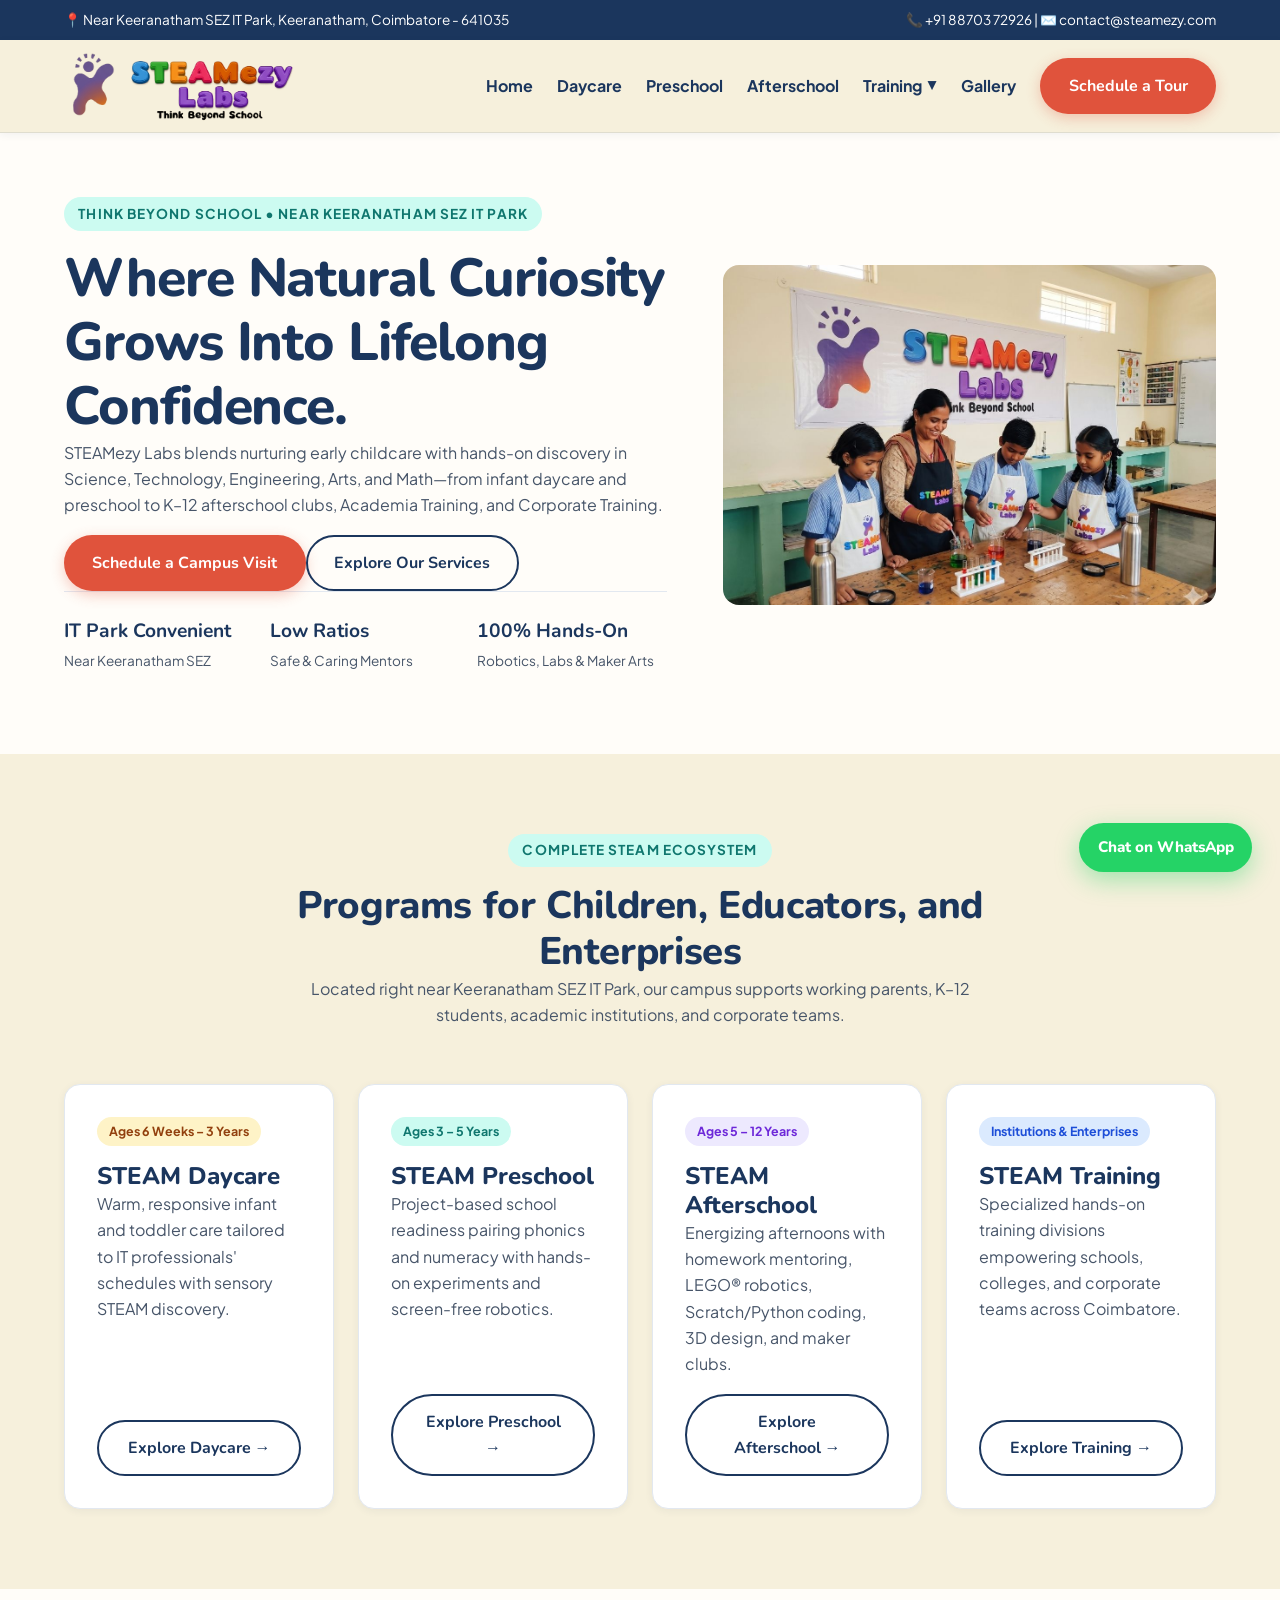
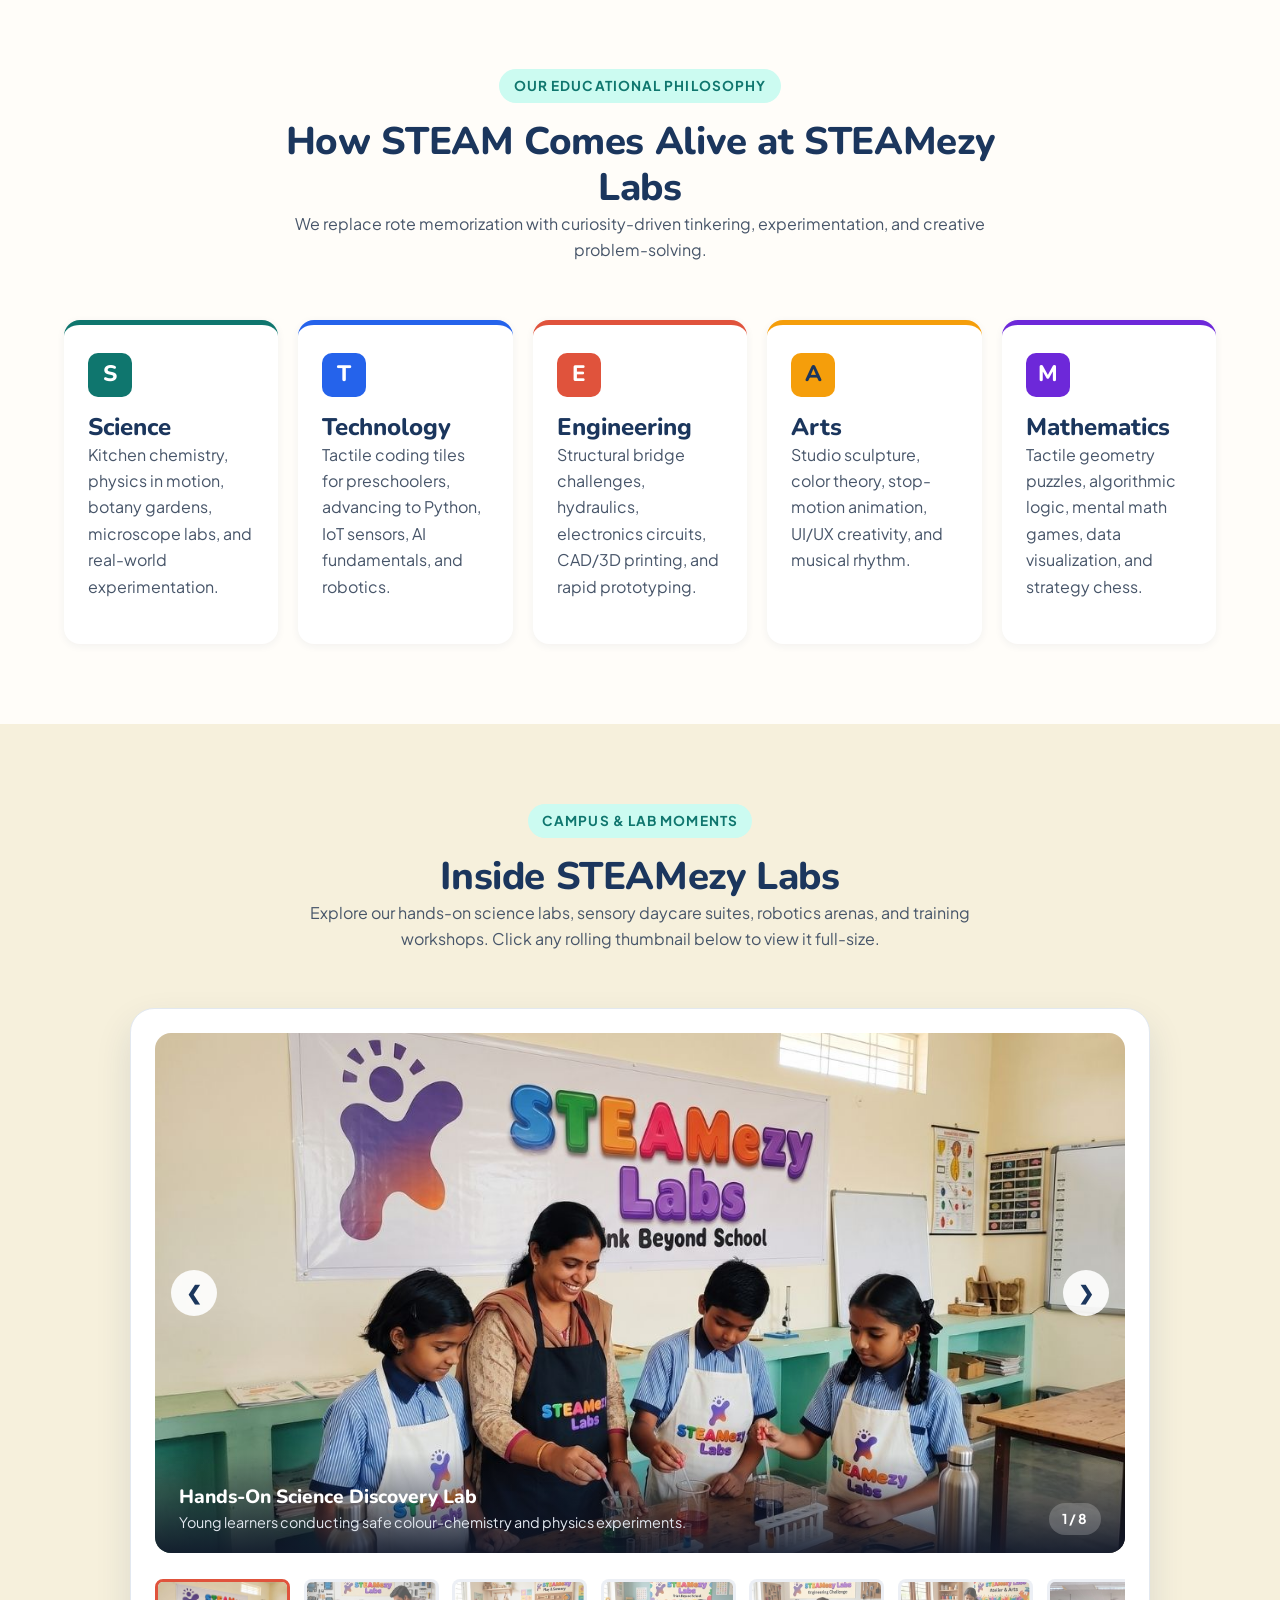
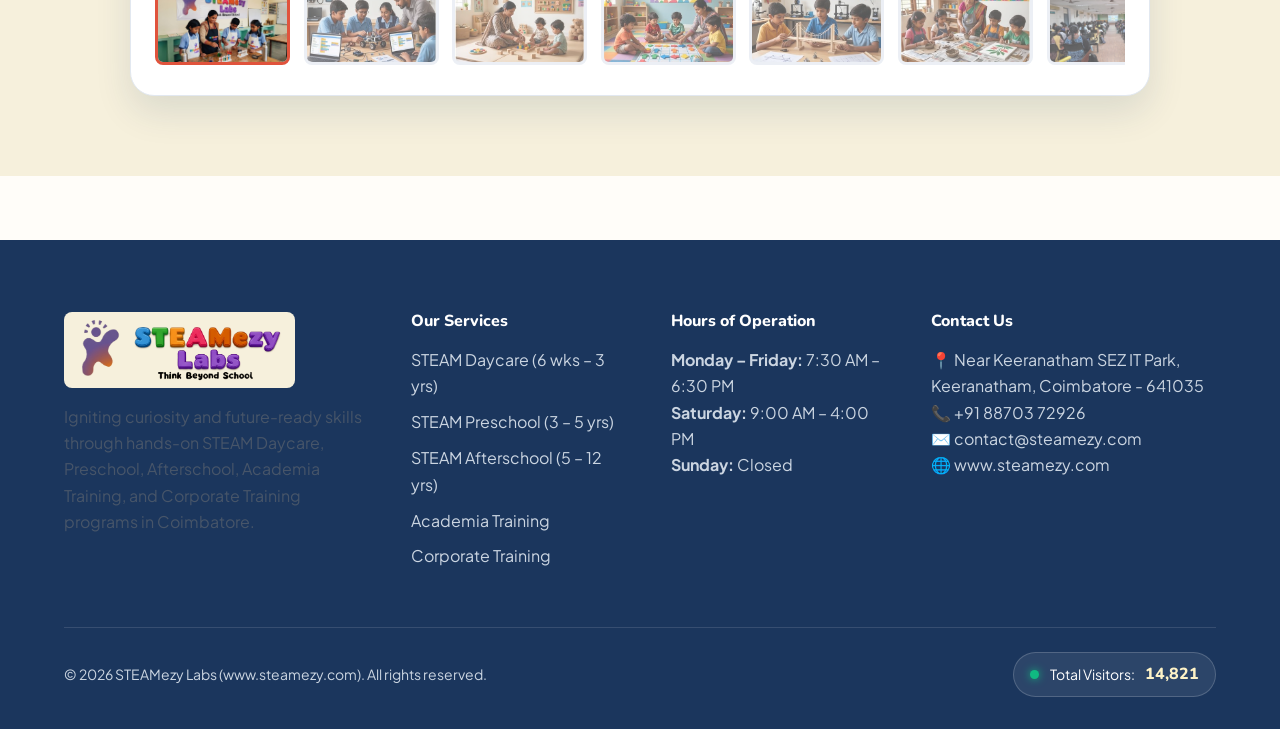
<file: index.html>
<!DOCTYPE html><html lang="en"><head><meta charset="UTF-8"><title>STEAMezy Labs | Think Beyond School • Daycare, Preschool, Afterschool & Training</title><meta name="description" content="STEAMezy Labs near Keeranatham SEZ IT Park, Coimbatore offers STEAM Daycare, Preschool, Afterschool enrichment, Academia Training, and Corporate Training."><link rel="stylesheet" href="assets/css/styles.css"></head><body>
  <div class="top-bar">
    <div class="container top-bar-inner">
      <span>📍 Near Keeranatham SEZ IT Park, Keeranatham, Coimbatore - 641035</span>
      <div><span>📞 +91 88703 72926</span> | <span>✉️ contact@steamezy.com</span></div>
    </div>
  </div>
  <header class="site-header">
    <div class="container nav-container">
      <a href="index.html" class="logo"><img src="assets/images/logo.png" alt="STEAMezy Labs" class="logo-img"></a>
      <button class="mobile-nav-toggle" aria-label="Toggle Menu">☰</button>
      <nav id="primary-navigation" class="nav-menu">
        <a href="index.html" class="nav-link">Home</a>
        <a href="daycare.html" class="nav-link">Daycare</a>
        <a href="preschool.html" class="nav-link">Preschool</a>
        <a href="afterschool.html" class="nav-link">Afterschool</a>
        <div class="nav-dropdown">
          <a href="training.html" class="nav-link">Training <span class="dropdown-caret">▼</span></a>
          <ul class="dropdown-menu">
            <li><a href="training.html#academia-training" class="dropdown-item">Academia Training<small>Schools & Colleges</small></a></li>
            <li><a href="training.html#corporate-training" class="dropdown-item">Corporate Training<small>Tech & Innovation</small></a></li>
          </ul>
        </div>
        <a href="index.html#gallery" class="nav-link">Gallery</a>
        <a href="contact.html" class="btn btn-primary">Schedule a Tour</a>
      </nav>
    </div>
  </header>

    <main id="main-content">
      <section class="hero"><div class="container hero-grid">
        <div class="hero-content">
          <span class="eyebrow">Think Beyond School • Near Keeranatham SEZ IT Park</span>
          <h1>Where Natural Curiosity Grows Into Lifelong Confidence.</h1>
          <p class="hero-lead">STEAMezy Labs blends nurturing early childcare with hands-on discovery in Science, Technology, Engineering, Arts, and Math—from infant daycare and preschool to K–12 afterschool clubs, Academia Training, and Corporate Training.</p>
          <div class="hero-actions"><a href="contact.html" class="btn btn-primary">Schedule a Campus Visit</a><a href="#programs" class="btn btn-secondary">Explore Our Services</a></div>
          <div class="trust-badges">
            <div class="trust-item"><strong>IT Park Convenient</strong><span>Near Keeranatham SEZ</span></div>
            <div class="trust-item"><strong>Low Ratios</strong><span>Safe & Caring Mentors</span></div>
            <div class="trust-item"><strong>100% Hands-On</strong><span>Robotics, Labs & Maker Arts</span></div>
          </div>
        </div>
        <div class="img-placeholder"><img src="assets/gallery/photo1.jpg" alt="STEAMezy Labs Classroom" style="border-radius:16px; width:100%; height:340px; object-fit:cover;"></div>
      </div></section>
      <section id="programs" class="section section-sand"><div class="container">
        <div class="section-header"><span class="eyebrow">Complete STEAM Ecosystem</span><h2>Programs for Children, Educators, and Enterprises</h2><p>Located right near Keeranatham SEZ IT Park, our campus supports working parents, K–12 students, academic institutions, and corporate teams.</p></div>
        <div class="grid-4">
          <article class="card"><span class="card-badge badge-daycare">Ages 6 Weeks – 3 Years</span><h3>STEAM Daycare</h3><p>Warm, responsive infant and toddler care tailored to IT professionals' schedules with sensory STEAM discovery.</p><a href="daycare.html" class="btn btn-secondary" style="margin-top:auto;">Explore Daycare →</a></article>
          <article class="card"><span class="card-badge badge-preschool">Ages 3 – 5 Years</span><h3>STEAM Preschool</h3><p>Project-based school readiness pairing phonics and numeracy with hands-on experiments and screen-free robotics.</p><a href="preschool.html" class="btn btn-secondary" style="margin-top:auto;">Explore Preschool →</a></article>
          <article class="card"><span class="card-badge badge-afterschool">Ages 5 – 12 Years</span><h3>STEAM Afterschool</h3><p>Energizing afternoons with homework mentoring, LEGO® robotics, Scratch/Python coding, 3D design, and maker clubs.</p><a href="afterschool.html" class="btn btn-secondary" style="margin-top:auto;">Explore Afterschool →</a></article>
          <article class="card"><span class="card-badge badge-training">Institutions & Enterprises</span><h3>STEAM Training</h3><p>Specialized hands-on training divisions empowering schools, colleges, and corporate teams across Coimbatore.</p><a href="training.html" class="btn btn-secondary" style="margin-top:auto;">Explore Training →</a></article>
        </div>
      </div></section>
      <section class="section"><div class="container">
        <div class="section-header"><span class="eyebrow">Our Educational Philosophy</span><h2>How STEAM Comes Alive at STEAMezy Labs</h2><p>We replace rote memorization with curiosity-driven tinkering, experimentation, and creative problem-solving.</p></div>
        <div class="steam-pillars">
          <div class="pillar-card pillar-s"><span class="pillar-letter">S</span><h3>Science</h3><p>Kitchen chemistry, physics in motion, botany gardens, microscope labs, and real-world experimentation.</p></div>
          <div class="pillar-card pillar-t"><span class="pillar-letter">T</span><h3>Technology</h3><p>Tactile coding tiles for preschoolers, advancing to Python, IoT sensors, AI fundamentals, and robotics.</p></div>
          <div class="pillar-card pillar-e"><span class="pillar-letter">E</span><h3>Engineering</h3><p>Structural bridge challenges, hydraulics, electronics circuits, CAD/3D printing, and rapid prototyping.</p></div>
          <div class="pillar-card pillar-a"><span class="pillar-letter">A</span><h3>Arts</h3><p>Studio sculpture, color theory, stop-motion animation, UI/UX creativity, and musical rhythm.</p></div>
          <div class="pillar-card pillar-m"><span class="pillar-letter">M</span><h3>Mathematics</h3><p>Tactile geometry puzzles, algorithmic logic, mental math games, data visualization, and strategy chess.</p></div>
        </div>
      </div></section>
      
    <section id="gallery" class="section section-sand">
      <div class="container">
        <div class="section-header">
          <span class="eyebrow">Campus & Lab Moments</span>
          <h2>Inside STEAMezy Labs</h2>
          <p>Explore our hands-on science labs, sensory daycare suites, robotics arenas, and training workshops. Click any rolling thumbnail below to view it full-size.</p>
        </div>
        <div class="gallery-wrapper">
          <div class="gallery-main-stage">
            <button type="button" id="gallery-prev" class="gallery-nav-btn gallery-prev">&#10094;</button>
            <img id="gallery-main-img" src="assets/gallery/photo1.jpg" alt="Gallery Photo" class="gallery-main-img">
            <button type="button" id="gallery-next" class="gallery-nav-btn gallery-next">&#10095;</button>
            <div class="gallery-caption-bar">
              <div>
                <h3 id="gallery-main-title">Hands-On Science Discovery Lab</h3>
                <p id="gallery-main-desc">Young learners conducting safe colour-chemistry and physics experiments.</p>
              </div>
              <span id="gallery-counter" class="gallery-counter">1 / 8</span>
            </div>
          </div>
          <div class="gallery-roller-container">
            <div id="gallery-roller-track" class="gallery-roller-track"></div>
          </div>
        </div>
      </div>
    </section>

    </main>
  <footer class="site-footer">
    <div class="container">
      <div class="footer-grid">
        <div>
          <a href="index.html"><img src="assets/images/logo.png" alt="STEAMezy Labs" class="footer-logo-img"></a>
          <p>Igniting curiosity and future-ready skills through hands-on STEAM Daycare, Preschool, Afterschool, Academia Training, and Corporate Training programs in Coimbatore.</p>
        </div>
        <div>
          <h4>Our Services</h4>
          <ul class="footer-links">
            <li><a href="daycare.html">STEAM Daycare (6 wks – 3 yrs)</a></li>
            <li><a href="preschool.html">STEAM Preschool (3 – 5 yrs)</a></li>
            <li><a href="afterschool.html">STEAM Afterschool (5 – 12 yrs)</a></li>
            <li><a href="training.html#academia-training">Academia Training</a></li>
            <li><a href="training.html#corporate-training">Corporate Training</a></li>
          </ul>
        </div>
        <div>
          <h4>Hours of Operation</h4>
          <ul>
            <li><strong>Monday – Friday:</strong> 7:30 AM – 6:30 PM</li>
            <li><strong>Saturday:</strong> 9:00 AM – 4:00 PM</li>
            <li><strong>Sunday:</strong> Closed</li>
          </ul>
        </div>
        <div>
          <h4>Contact Us</h4>
          <ul>
            <li>📍 Near Keeranatham SEZ IT Park, Keeranatham, Coimbatore - 641035</li>
            <li>📞 +91 88703 72926</li>
            <li>✉️ contact@steamezy.com</li>
            <li>🌐 www.steamezy.com</li>
          </ul>
        </div>
      </div>
      <div class="footer-bottom">
        <span>&copy; 2026 STEAMezy Labs (www.steamezy.com). All rights reserved.</span>
        <div class="visitor-counter-box" aria-live="polite">
          <span class="visitor-dot" aria-hidden="true"></span>
          <span>Total Visitors:</span>
          <span id="visitor-count" class="visitor-digits">14,821</span>
        </div>
      </div>
    </div>
  </footer>
  <a href="https://wa.me/918870372926" id="whatsapp-float-btn" class="whatsapp-float" target="_blank" rel="noopener noreferrer">Chat on WhatsApp</a>
  <script src="assets/js/main.js"></script>
</body>
</html>
</file>
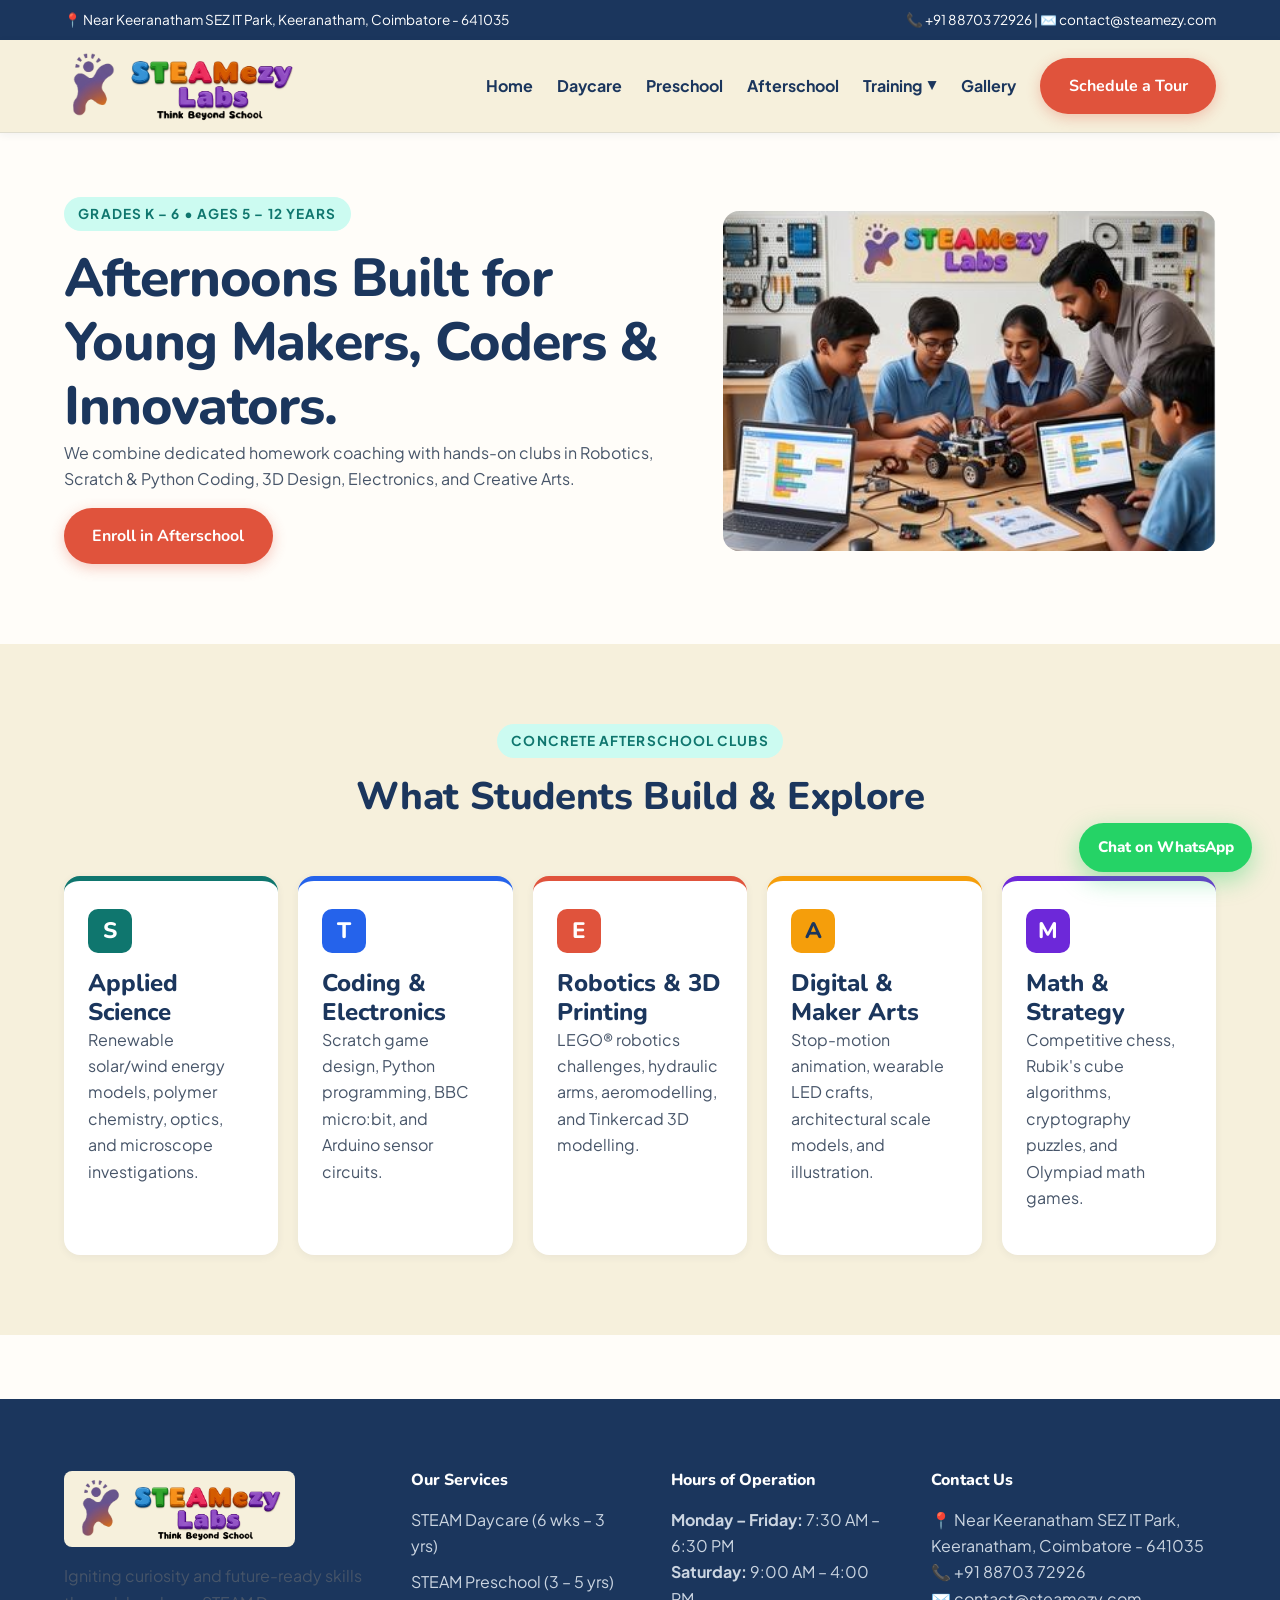
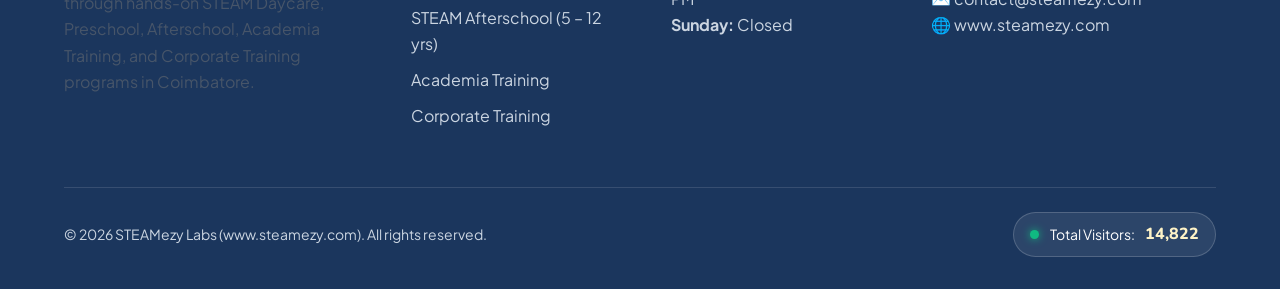
<file: afterschool.html>
<!DOCTYPE html><html lang="en"><head><meta charset="UTF-8"><title>STEAM Afterschool (Ages 5 – 12 Years) | STEAMezy Labs Coimbatore</title><link rel="stylesheet" href="assets/css/styles.css"></head><body>
  <div class="top-bar">
    <div class="container top-bar-inner">
      <span>📍 Near Keeranatham SEZ IT Park, Keeranatham, Coimbatore - 641035</span>
      <div><span>📞 +91 88703 72926</span> | <span>✉️ contact@steamezy.com</span></div>
    </div>
  </div>
  <header class="site-header">
    <div class="container nav-container">
      <a href="index.html" class="logo"><img src="assets/images/logo.png" alt="STEAMezy Labs" class="logo-img"></a>
      <button class="mobile-nav-toggle" aria-label="Toggle Menu">☰</button>
      <nav id="primary-navigation" class="nav-menu">
        <a href="index.html" class="nav-link">Home</a>
        <a href="daycare.html" class="nav-link">Daycare</a>
        <a href="preschool.html" class="nav-link">Preschool</a>
        <a href="afterschool.html" class="nav-link">Afterschool</a>
        <div class="nav-dropdown">
          <a href="training.html" class="nav-link">Training <span class="dropdown-caret">▼</span></a>
          <ul class="dropdown-menu">
            <li><a href="training.html#academia-training" class="dropdown-item">Academia Training<small>Schools & Colleges</small></a></li>
            <li><a href="training.html#corporate-training" class="dropdown-item">Corporate Training<small>Tech & Innovation</small></a></li>
          </ul>
        </div>
        <a href="index.html#gallery" class="nav-link">Gallery</a>
        <a href="contact.html" class="btn btn-primary">Schedule a Tour</a>
      </nav>
    </div>
  </header>

    <main id="main-content"><section class="hero"><div class="container hero-grid">
      <div class="hero-content"><span class="eyebrow">Grades K – 6 • Ages 5 – 12 Years</span><h1>Afternoons Built for Young Makers, Coders & Innovators.</h1><p class="hero-lead">We combine dedicated homework coaching with hands-on clubs in Robotics, Scratch & Python Coding, 3D Design, Electronics, and Creative Arts.</p><a href="contact.html?program=Afterschool" class="btn btn-primary">Enroll in Afterschool</a></div>
      <div class="img-placeholder"><img src="assets/gallery/photo2.jpg" alt="Afterschool Lab" style="border-radius:16px; width:100%; height:340px; object-fit:cover;"></div>
    </div></section>
    <section class="section section-sand"><div class="container">
      <div class="section-header"><span class="eyebrow">Concrete Afterschool Clubs</span><h2>What Students Build & Explore</h2></div>
      <div class="steam-pillars">
        <div class="pillar-card pillar-s"><span class="pillar-letter">S</span><h3>Applied Science</h3><p>Renewable solar/wind energy models, polymer chemistry, optics, and microscope investigations.</p></div>
        <div class="pillar-card pillar-t"><span class="pillar-letter">T</span><h3>Coding & Electronics</h3><p>Scratch game design, Python programming, BBC micro:bit, and Arduino sensor circuits.</p></div>
        <div class="pillar-card pillar-e"><span class="pillar-letter">E</span><h3>Robotics & 3D Printing</h3><p>LEGO® robotics challenges, hydraulic arms, aeromodelling, and Tinkercad 3D modelling.</p></div>
        <div class="pillar-card pillar-a"><span class="pillar-letter">A</span><h3>Digital & Maker Arts</h3><p>Stop-motion animation, wearable LED crafts, architectural scale models, and illustration.</p></div>
        <div class="pillar-card pillar-m"><span class="pillar-letter">M</span><h3>Math & Strategy</h3><p>Competitive chess, Rubik's cube algorithms, cryptography puzzles, and Olympiad math games.</p></div>
      </div>
    </div></section></main>
  <footer class="site-footer">
    <div class="container">
      <div class="footer-grid">
        <div>
          <a href="index.html"><img src="assets/images/logo.png" alt="STEAMezy Labs" class="footer-logo-img"></a>
          <p>Igniting curiosity and future-ready skills through hands-on STEAM Daycare, Preschool, Afterschool, Academia Training, and Corporate Training programs in Coimbatore.</p>
        </div>
        <div>
          <h4>Our Services</h4>
          <ul class="footer-links">
            <li><a href="daycare.html">STEAM Daycare (6 wks – 3 yrs)</a></li>
            <li><a href="preschool.html">STEAM Preschool (3 – 5 yrs)</a></li>
            <li><a href="afterschool.html">STEAM Afterschool (5 – 12 yrs)</a></li>
            <li><a href="training.html#academia-training">Academia Training</a></li>
            <li><a href="training.html#corporate-training">Corporate Training</a></li>
          </ul>
        </div>
        <div>
          <h4>Hours of Operation</h4>
          <ul>
            <li><strong>Monday – Friday:</strong> 7:30 AM – 6:30 PM</li>
            <li><strong>Saturday:</strong> 9:00 AM – 4:00 PM</li>
            <li><strong>Sunday:</strong> Closed</li>
          </ul>
        </div>
        <div>
          <h4>Contact Us</h4>
          <ul>
            <li>📍 Near Keeranatham SEZ IT Park, Keeranatham, Coimbatore - 641035</li>
            <li>📞 +91 88703 72926</li>
            <li>✉️ contact@steamezy.com</li>
            <li>🌐 www.steamezy.com</li>
          </ul>
        </div>
      </div>
      <div class="footer-bottom">
        <span>&copy; 2026 STEAMezy Labs (www.steamezy.com). All rights reserved.</span>
        <div class="visitor-counter-box" aria-live="polite">
          <span class="visitor-dot" aria-hidden="true"></span>
          <span>Total Visitors:</span>
          <span id="visitor-count" class="visitor-digits">14,821</span>
        </div>
      </div>
    </div>
  </footer>
  <a href="https://wa.me/918870372926" id="whatsapp-float-btn" class="whatsapp-float" target="_blank" rel="noopener noreferrer">Chat on WhatsApp</a>
  <script src="assets/js/main.js"></script>
</body>
</html>
</file>
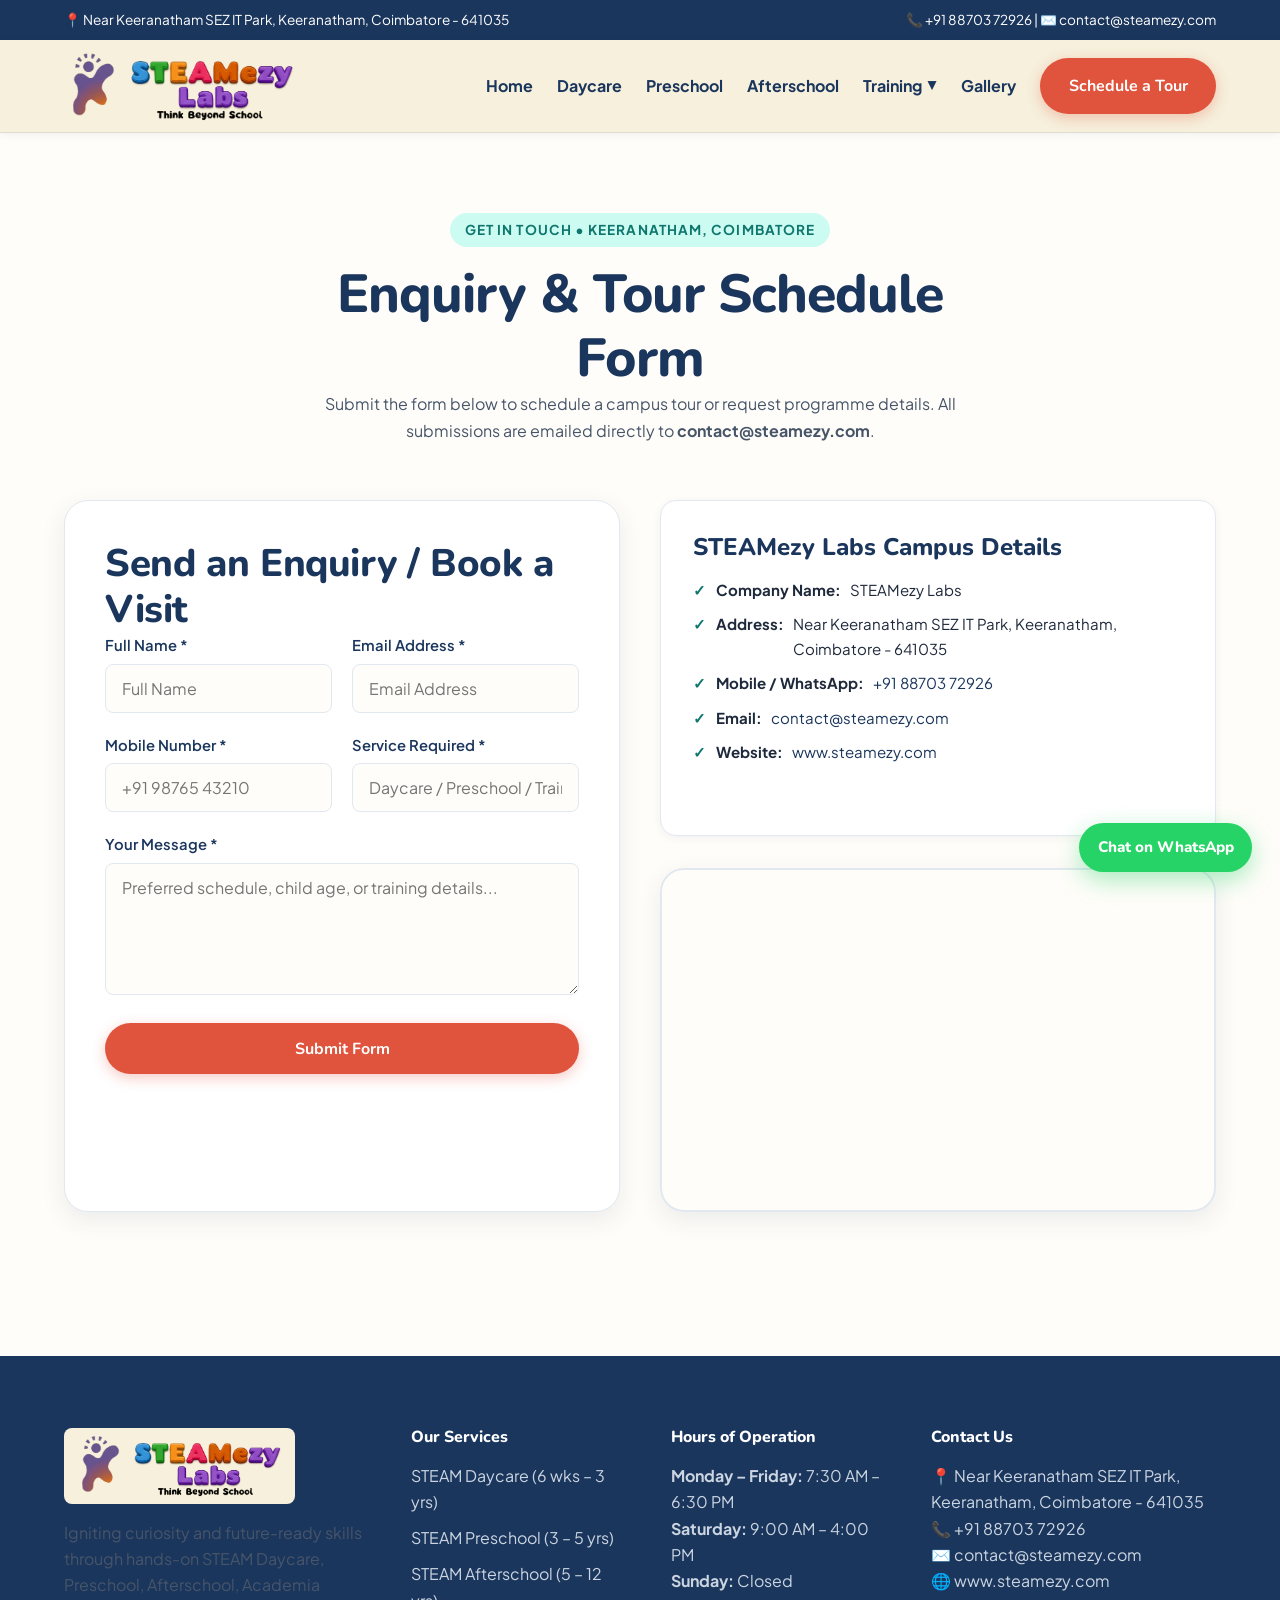
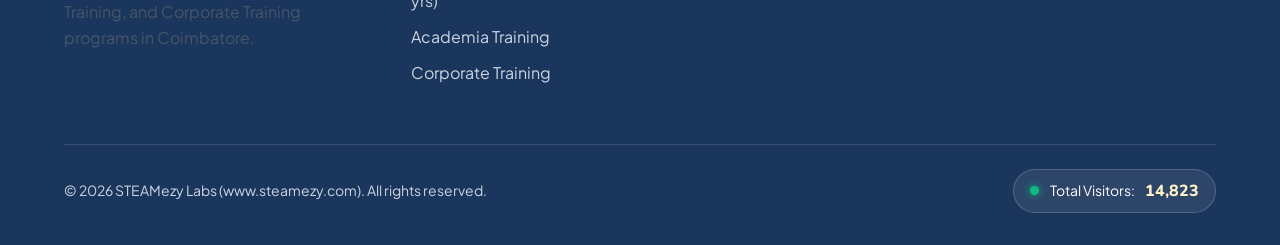
<file: contact.html>
<!DOCTYPE html><html lang="en"><head><meta charset="UTF-8"><title>Enquiry & Tour Schedule | STEAMezy Labs Coimbatore</title><link rel="stylesheet" href="assets/css/styles.css"></head><body>
  <div class="top-bar">
    <div class="container top-bar-inner">
      <span>📍 Near Keeranatham SEZ IT Park, Keeranatham, Coimbatore - 641035</span>
      <div><span>📞 +91 88703 72926</span> | <span>✉️ contact@steamezy.com</span></div>
    </div>
  </div>
  <header class="site-header">
    <div class="container nav-container">
      <a href="index.html" class="logo"><img src="assets/images/logo.png" alt="STEAMezy Labs" class="logo-img"></a>
      <button class="mobile-nav-toggle" aria-label="Toggle Menu">☰</button>
      <nav id="primary-navigation" class="nav-menu">
        <a href="index.html" class="nav-link">Home</a>
        <a href="daycare.html" class="nav-link">Daycare</a>
        <a href="preschool.html" class="nav-link">Preschool</a>
        <a href="afterschool.html" class="nav-link">Afterschool</a>
        <div class="nav-dropdown">
          <a href="training.html" class="nav-link">Training <span class="dropdown-caret">▼</span></a>
          <ul class="dropdown-menu">
            <li><a href="training.html#academia-training" class="dropdown-item">Academia Training<small>Schools & Colleges</small></a></li>
            <li><a href="training.html#corporate-training" class="dropdown-item">Corporate Training<small>Tech & Innovation</small></a></li>
          </ul>
        </div>
        <a href="index.html#gallery" class="nav-link">Gallery</a>
        <a href="contact.html" class="btn btn-primary">Schedule a Tour</a>
      </nav>
    </div>
  </header>

    <main id="main-content"><section class="section"><div class="container">
      <div class="section-header"><span class="eyebrow">Get In Touch • Keeranatham, Coimbatore</span><h1>Enquiry & Tour Schedule Form</h1><p>Submit the form below to schedule a campus tour or request programme details. All submissions are emailed directly to <strong>contact@steamezy.com</strong>.</p></div>
      <div class="grid-2">
        <div class="form-card">
          <h2>Send an Enquiry / Book a Visit</h2>
          <form target="_blank" action="https://formsubmit.co/contact@steamezy.com" method="POST">
            <input type="hidden" name="_subject" value="New STEAMezy Labs Enquiry">
            <input type="hidden" name="_template" value="table">
            <div class="form-group"><div class="form-row">
              <div><label class="form-label">Full Name *</label><input type="text" name="name" class="form-control" placeholder="Full Name" required></div>
              <div><label class="form-label">Email Address *</label><input type="email" name="email" class="form-control" placeholder="Email Address" required></div>
            </div></div>
            <div class="form-group"><div class="form-row">
              <div><label class="form-label">Mobile Number *</label><input type="tel" name="phone" class="form-control" placeholder="+91 98765 43210" required></div>
              <div><label class="form-label">Service Required *</label><input type="text" name="service" class="form-control" placeholder="Daycare / Preschool / Training" required></div>
            </div></div>
            <div class="form-group"><label class="form-label">Your Message *</label><textarea name="message" class="form-control" placeholder="Preferred schedule, child age, or training details..." rows="5" required></textarea></div>
            <button type="submit" class="btn btn-primary" style="width: 100%;">Submit Form</button>
          </form>
        </div>
        <div>
          <div class="card" style="margin-bottom: 2rem;">
            <h3>STEAMezy Labs Campus Details</h3>
            <ul class="card-list">
              <li><strong>Company Name:</strong> STEAMezy Labs</li>
              <li><strong>Address:</strong> Near Keeranatham SEZ IT Park, Keeranatham, Coimbatore - 641035</li>
              <li><strong>Mobile / WhatsApp:</strong> <a href="tel:+918870372926">+91 88703 72926</a></li>
              <li><strong>Email:</strong> <a href="mailto:contact@steamezy.com">contact@steamezy.com</a></li>
              <li><strong>Website:</strong> <a href="https://www.steamezy.com">www.steamezy.com</a></li>
            </ul>
          </div>
          <div style="border-radius: 24px; overflow: hidden; border: 2px solid var(--border-light); box-shadow: var(--shadow-md); min-height: 320px;">
            <iframe title="STEAMezy Labs Location" src="https://www.google.com/maps?q=Keeranatham+SEZ+IT+Park,+Keeranatham,+Coimbatore+641035&output=embed" width="100%" height="340" style="border:0; display:block;" allowfullscreen="" loading="lazy"></iframe>
          </div>
        </div>
      </div>
    </div></section></main>
  <footer class="site-footer">
    <div class="container">
      <div class="footer-grid">
        <div>
          <a href="index.html"><img src="assets/images/logo.png" alt="STEAMezy Labs" class="footer-logo-img"></a>
          <p>Igniting curiosity and future-ready skills through hands-on STEAM Daycare, Preschool, Afterschool, Academia Training, and Corporate Training programs in Coimbatore.</p>
        </div>
        <div>
          <h4>Our Services</h4>
          <ul class="footer-links">
            <li><a href="daycare.html">STEAM Daycare (6 wks – 3 yrs)</a></li>
            <li><a href="preschool.html">STEAM Preschool (3 – 5 yrs)</a></li>
            <li><a href="afterschool.html">STEAM Afterschool (5 – 12 yrs)</a></li>
            <li><a href="training.html#academia-training">Academia Training</a></li>
            <li><a href="training.html#corporate-training">Corporate Training</a></li>
          </ul>
        </div>
        <div>
          <h4>Hours of Operation</h4>
          <ul>
            <li><strong>Monday – Friday:</strong> 7:30 AM – 6:30 PM</li>
            <li><strong>Saturday:</strong> 9:00 AM – 4:00 PM</li>
            <li><strong>Sunday:</strong> Closed</li>
          </ul>
        </div>
        <div>
          <h4>Contact Us</h4>
          <ul>
            <li>📍 Near Keeranatham SEZ IT Park, Keeranatham, Coimbatore - 641035</li>
            <li>📞 +91 88703 72926</li>
            <li>✉️ contact@steamezy.com</li>
            <li>🌐 www.steamezy.com</li>
          </ul>
        </div>
      </div>
      <div class="footer-bottom">
        <span>&copy; 2026 STEAMezy Labs (www.steamezy.com). All rights reserved.</span>
        <div class="visitor-counter-box" aria-live="polite">
          <span class="visitor-dot" aria-hidden="true"></span>
          <span>Total Visitors:</span>
          <span id="visitor-count" class="visitor-digits">14,821</span>
        </div>
      </div>
    </div>
  </footer>
  <a href="https://wa.me/918870372926" id="whatsapp-float-btn" class="whatsapp-float" target="_blank" rel="noopener noreferrer">Chat on WhatsApp</a>
  <script src="assets/js/main.js"></script>
</body>
</html>
</file>
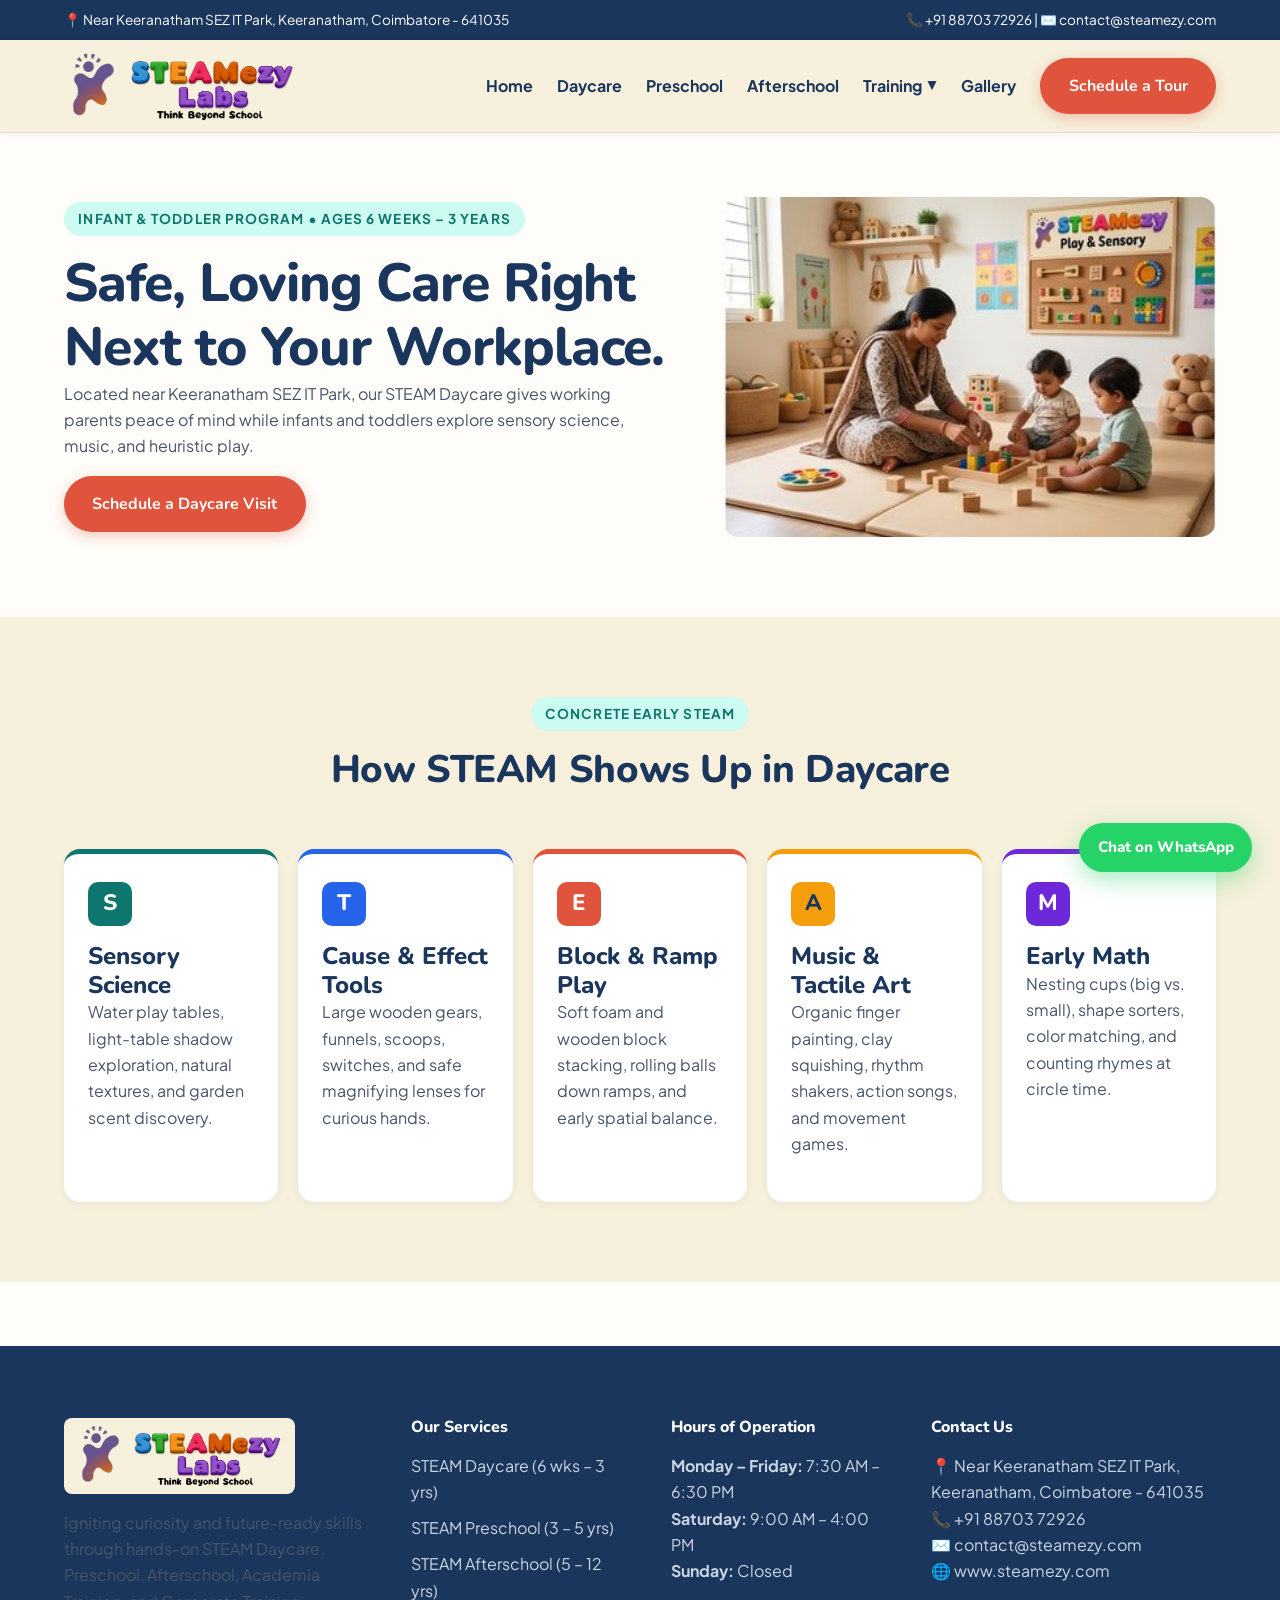
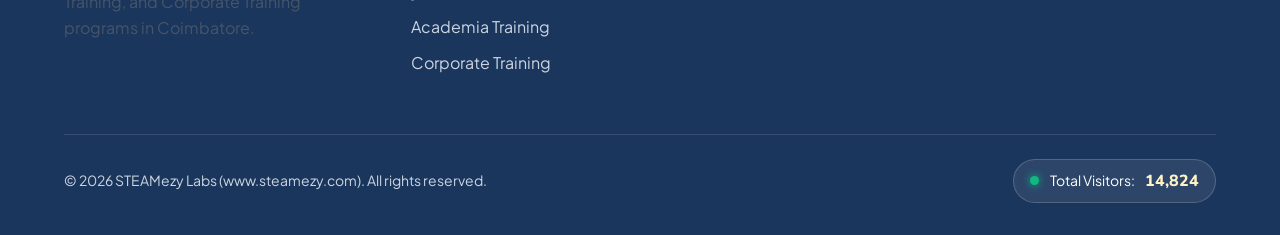
<file: daycare.html>
<!DOCTYPE html><html lang="en"><head><meta charset="UTF-8"><title>STEAM Daycare (6 Weeks – 3 Years) | STEAMezy Labs Coimbatore</title><link rel="stylesheet" href="assets/css/styles.css"></head><body>
  <div class="top-bar">
    <div class="container top-bar-inner">
      <span>📍 Near Keeranatham SEZ IT Park, Keeranatham, Coimbatore - 641035</span>
      <div><span>📞 +91 88703 72926</span> | <span>✉️ contact@steamezy.com</span></div>
    </div>
  </div>
  <header class="site-header">
    <div class="container nav-container">
      <a href="index.html" class="logo"><img src="assets/images/logo.png" alt="STEAMezy Labs" class="logo-img"></a>
      <button class="mobile-nav-toggle" aria-label="Toggle Menu">☰</button>
      <nav id="primary-navigation" class="nav-menu">
        <a href="index.html" class="nav-link">Home</a>
        <a href="daycare.html" class="nav-link">Daycare</a>
        <a href="preschool.html" class="nav-link">Preschool</a>
        <a href="afterschool.html" class="nav-link">Afterschool</a>
        <div class="nav-dropdown">
          <a href="training.html" class="nav-link">Training <span class="dropdown-caret">▼</span></a>
          <ul class="dropdown-menu">
            <li><a href="training.html#academia-training" class="dropdown-item">Academia Training<small>Schools & Colleges</small></a></li>
            <li><a href="training.html#corporate-training" class="dropdown-item">Corporate Training<small>Tech & Innovation</small></a></li>
          </ul>
        </div>
        <a href="index.html#gallery" class="nav-link">Gallery</a>
        <a href="contact.html" class="btn btn-primary">Schedule a Tour</a>
      </nav>
    </div>
  </header>

    <main id="main-content"><section class="hero"><div class="container hero-grid">
      <div class="hero-content"><span class="eyebrow">Infant & Toddler Program • Ages 6 Weeks – 3 Years</span><h1>Safe, Loving Care Right Next to Your Workplace.</h1><p class="hero-lead">Located near Keeranatham SEZ IT Park, our STEAM Daycare gives working parents peace of mind while infants and toddlers explore sensory science, music, and heuristic play.</p><a href="contact.html?program=Daycare" class="btn btn-primary">Schedule a Daycare Visit</a></div>
      <div class="img-placeholder"><img src="assets/gallery/photo3.jpg" alt="Daycare Sensory Suite" style="border-radius:16px; width:100%; height:340px; object-fit:cover;"></div>
    </div></section>
    <section class="section section-sand"><div class="container">
      <div class="section-header"><span class="eyebrow">Concrete Early STEAM</span><h2>How STEAM Shows Up in Daycare</h2></div>
      <div class="steam-pillars">
        <div class="pillar-card pillar-s"><span class="pillar-letter">S</span><h3>Sensory Science</h3><p>Water play tables, light-table shadow exploration, natural textures, and garden scent discovery.</p></div>
        <div class="pillar-card pillar-t"><span class="pillar-letter">T</span><h3>Cause & Effect Tools</h3><p>Large wooden gears, funnels, scoops, switches, and safe magnifying lenses for curious hands.</p></div>
        <div class="pillar-card pillar-e"><span class="pillar-letter">E</span><h3>Block & Ramp Play</h3><p>Soft foam and wooden block stacking, rolling balls down ramps, and early spatial balance.</p></div>
        <div class="pillar-card pillar-a"><span class="pillar-letter">A</span><h3>Music & Tactile Art</h3><p>Organic finger painting, clay squishing, rhythm shakers, action songs, and movement games.</p></div>
        <div class="pillar-card pillar-m"><span class="pillar-letter">M</span><h3>Early Math</h3><p>Nesting cups (big vs. small), shape sorters, color matching, and counting rhymes at circle time.</p></div>
      </div>
    </div></section></main>
  <footer class="site-footer">
    <div class="container">
      <div class="footer-grid">
        <div>
          <a href="index.html"><img src="assets/images/logo.png" alt="STEAMezy Labs" class="footer-logo-img"></a>
          <p>Igniting curiosity and future-ready skills through hands-on STEAM Daycare, Preschool, Afterschool, Academia Training, and Corporate Training programs in Coimbatore.</p>
        </div>
        <div>
          <h4>Our Services</h4>
          <ul class="footer-links">
            <li><a href="daycare.html">STEAM Daycare (6 wks – 3 yrs)</a></li>
            <li><a href="preschool.html">STEAM Preschool (3 – 5 yrs)</a></li>
            <li><a href="afterschool.html">STEAM Afterschool (5 – 12 yrs)</a></li>
            <li><a href="training.html#academia-training">Academia Training</a></li>
            <li><a href="training.html#corporate-training">Corporate Training</a></li>
          </ul>
        </div>
        <div>
          <h4>Hours of Operation</h4>
          <ul>
            <li><strong>Monday – Friday:</strong> 7:30 AM – 6:30 PM</li>
            <li><strong>Saturday:</strong> 9:00 AM – 4:00 PM</li>
            <li><strong>Sunday:</strong> Closed</li>
          </ul>
        </div>
        <div>
          <h4>Contact Us</h4>
          <ul>
            <li>📍 Near Keeranatham SEZ IT Park, Keeranatham, Coimbatore - 641035</li>
            <li>📞 +91 88703 72926</li>
            <li>✉️ contact@steamezy.com</li>
            <li>🌐 www.steamezy.com</li>
          </ul>
        </div>
      </div>
      <div class="footer-bottom">
        <span>&copy; 2026 STEAMezy Labs (www.steamezy.com). All rights reserved.</span>
        <div class="visitor-counter-box" aria-live="polite">
          <span class="visitor-dot" aria-hidden="true"></span>
          <span>Total Visitors:</span>
          <span id="visitor-count" class="visitor-digits">14,821</span>
        </div>
      </div>
    </div>
  </footer>
  <a href="https://wa.me/918870372926" id="whatsapp-float-btn" class="whatsapp-float" target="_blank" rel="noopener noreferrer">Chat on WhatsApp</a>
  <script src="assets/js/main.js"></script>
</body>
</html>
</file>
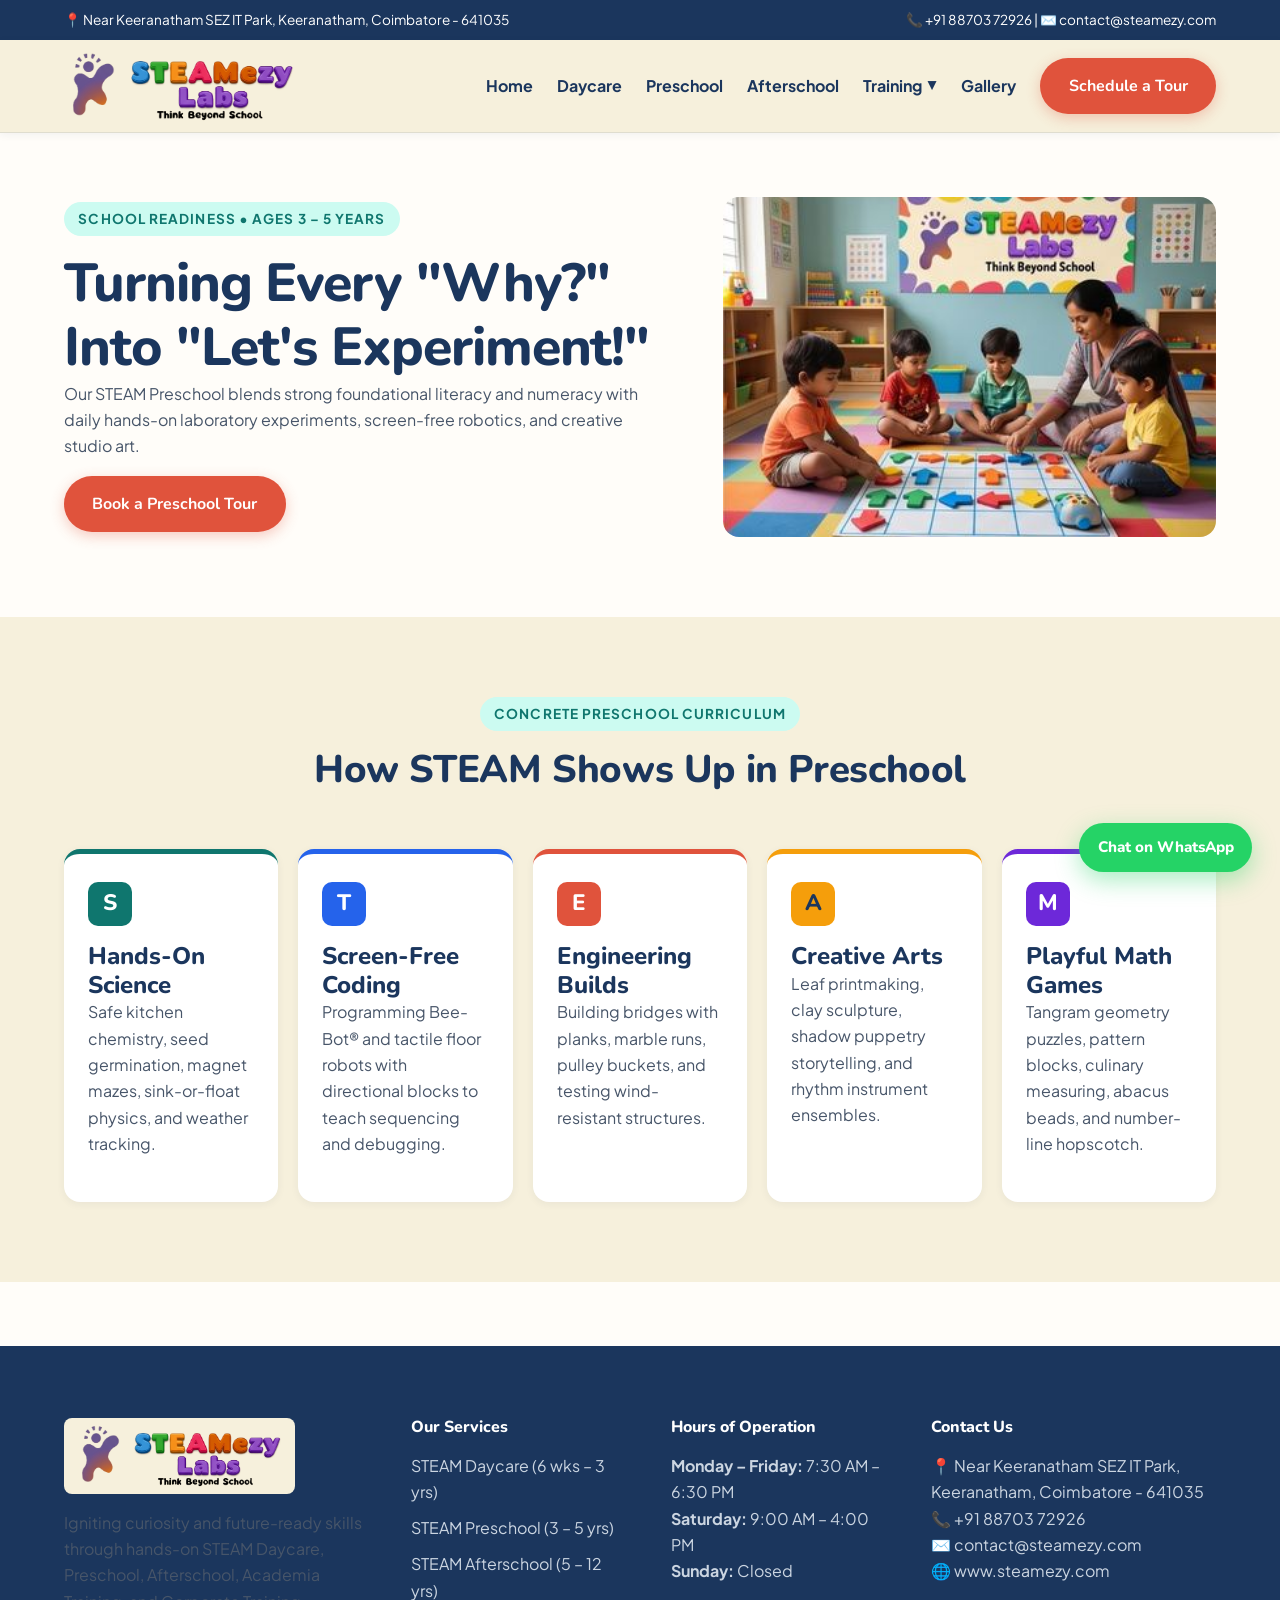
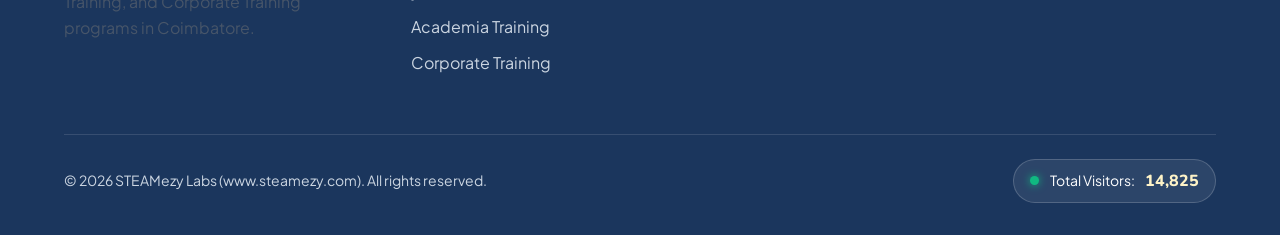
<file: preschool.html>
<!DOCTYPE html><html lang="en"><head><meta charset="UTF-8"><title>STEAM Preschool (Ages 3 – 5 Years) | STEAMezy Labs Coimbatore</title><link rel="stylesheet" href="assets/css/styles.css"></head><body>
  <div class="top-bar">
    <div class="container top-bar-inner">
      <span>📍 Near Keeranatham SEZ IT Park, Keeranatham, Coimbatore - 641035</span>
      <div><span>📞 +91 88703 72926</span> | <span>✉️ contact@steamezy.com</span></div>
    </div>
  </div>
  <header class="site-header">
    <div class="container nav-container">
      <a href="index.html" class="logo"><img src="assets/images/logo.png" alt="STEAMezy Labs" class="logo-img"></a>
      <button class="mobile-nav-toggle" aria-label="Toggle Menu">☰</button>
      <nav id="primary-navigation" class="nav-menu">
        <a href="index.html" class="nav-link">Home</a>
        <a href="daycare.html" class="nav-link">Daycare</a>
        <a href="preschool.html" class="nav-link">Preschool</a>
        <a href="afterschool.html" class="nav-link">Afterschool</a>
        <div class="nav-dropdown">
          <a href="training.html" class="nav-link">Training <span class="dropdown-caret">▼</span></a>
          <ul class="dropdown-menu">
            <li><a href="training.html#academia-training" class="dropdown-item">Academia Training<small>Schools & Colleges</small></a></li>
            <li><a href="training.html#corporate-training" class="dropdown-item">Corporate Training<small>Tech & Innovation</small></a></li>
          </ul>
        </div>
        <a href="index.html#gallery" class="nav-link">Gallery</a>
        <a href="contact.html" class="btn btn-primary">Schedule a Tour</a>
      </nav>
    </div>
  </header>

    <main id="main-content"><section class="hero"><div class="container hero-grid">
      <div class="hero-content"><span class="eyebrow">School Readiness • Ages 3 – 5 Years</span><h1>Turning Every "Why?" Into "Let's Experiment!"</h1><p class="hero-lead">Our STEAM Preschool blends strong foundational literacy and numeracy with daily hands-on laboratory experiments, screen-free robotics, and creative studio art.</p><a href="contact.html?program=Preschool" class="btn btn-primary">Book a Preschool Tour</a></div>
      <div class="img-placeholder"><img src="assets/gallery/photo4.jpg" alt="Preschool Lab" style="border-radius:16px; width:100%; height:340px; object-fit:cover;"></div>
    </div></section>
    <section class="section section-sand"><div class="container">
      <div class="section-header"><span class="eyebrow">Concrete Preschool Curriculum</span><h2>How STEAM Shows Up in Preschool</h2></div>
      <div class="steam-pillars">
        <div class="pillar-card pillar-s"><span class="pillar-letter">S</span><h3>Hands-On Science</h3><p>Safe kitchen chemistry, seed germination, magnet mazes, sink-or-float physics, and weather tracking.</p></div>
        <div class="pillar-card pillar-t"><span class="pillar-letter">T</span><h3>Screen-Free Coding</h3><p>Programming Bee-Bot® and tactile floor robots with directional blocks to teach sequencing and debugging.</p></div>
        <div class="pillar-card pillar-e"><span class="pillar-letter">E</span><h3>Engineering Builds</h3><p>Building bridges with planks, marble runs, pulley buckets, and testing wind-resistant structures.</p></div>
        <div class="pillar-card pillar-a"><span class="pillar-letter">A</span><h3>Creative Arts</h3><p>Leaf printmaking, clay sculpture, shadow puppetry storytelling, and rhythm instrument ensembles.</p></div>
        <div class="pillar-card pillar-m"><span class="pillar-letter">M</span><h3>Playful Math Games</h3><p>Tangram geometry puzzles, pattern blocks, culinary measuring, abacus beads, and number-line hopscotch.</p></div>
      </div>
    </div></section></main>
  <footer class="site-footer">
    <div class="container">
      <div class="footer-grid">
        <div>
          <a href="index.html"><img src="assets/images/logo.png" alt="STEAMezy Labs" class="footer-logo-img"></a>
          <p>Igniting curiosity and future-ready skills through hands-on STEAM Daycare, Preschool, Afterschool, Academia Training, and Corporate Training programs in Coimbatore.</p>
        </div>
        <div>
          <h4>Our Services</h4>
          <ul class="footer-links">
            <li><a href="daycare.html">STEAM Daycare (6 wks – 3 yrs)</a></li>
            <li><a href="preschool.html">STEAM Preschool (3 – 5 yrs)</a></li>
            <li><a href="afterschool.html">STEAM Afterschool (5 – 12 yrs)</a></li>
            <li><a href="training.html#academia-training">Academia Training</a></li>
            <li><a href="training.html#corporate-training">Corporate Training</a></li>
          </ul>
        </div>
        <div>
          <h4>Hours of Operation</h4>
          <ul>
            <li><strong>Monday – Friday:</strong> 7:30 AM – 6:30 PM</li>
            <li><strong>Saturday:</strong> 9:00 AM – 4:00 PM</li>
            <li><strong>Sunday:</strong> Closed</li>
          </ul>
        </div>
        <div>
          <h4>Contact Us</h4>
          <ul>
            <li>📍 Near Keeranatham SEZ IT Park, Keeranatham, Coimbatore - 641035</li>
            <li>📞 +91 88703 72926</li>
            <li>✉️ contact@steamezy.com</li>
            <li>🌐 www.steamezy.com</li>
          </ul>
        </div>
      </div>
      <div class="footer-bottom">
        <span>&copy; 2026 STEAMezy Labs (www.steamezy.com). All rights reserved.</span>
        <div class="visitor-counter-box" aria-live="polite">
          <span class="visitor-dot" aria-hidden="true"></span>
          <span>Total Visitors:</span>
          <span id="visitor-count" class="visitor-digits">14,821</span>
        </div>
      </div>
    </div>
  </footer>
  <a href="https://wa.me/918870372926" id="whatsapp-float-btn" class="whatsapp-float" target="_blank" rel="noopener noreferrer">Chat on WhatsApp</a>
  <script src="assets/js/main.js"></script>
</body>
</html>
</file>
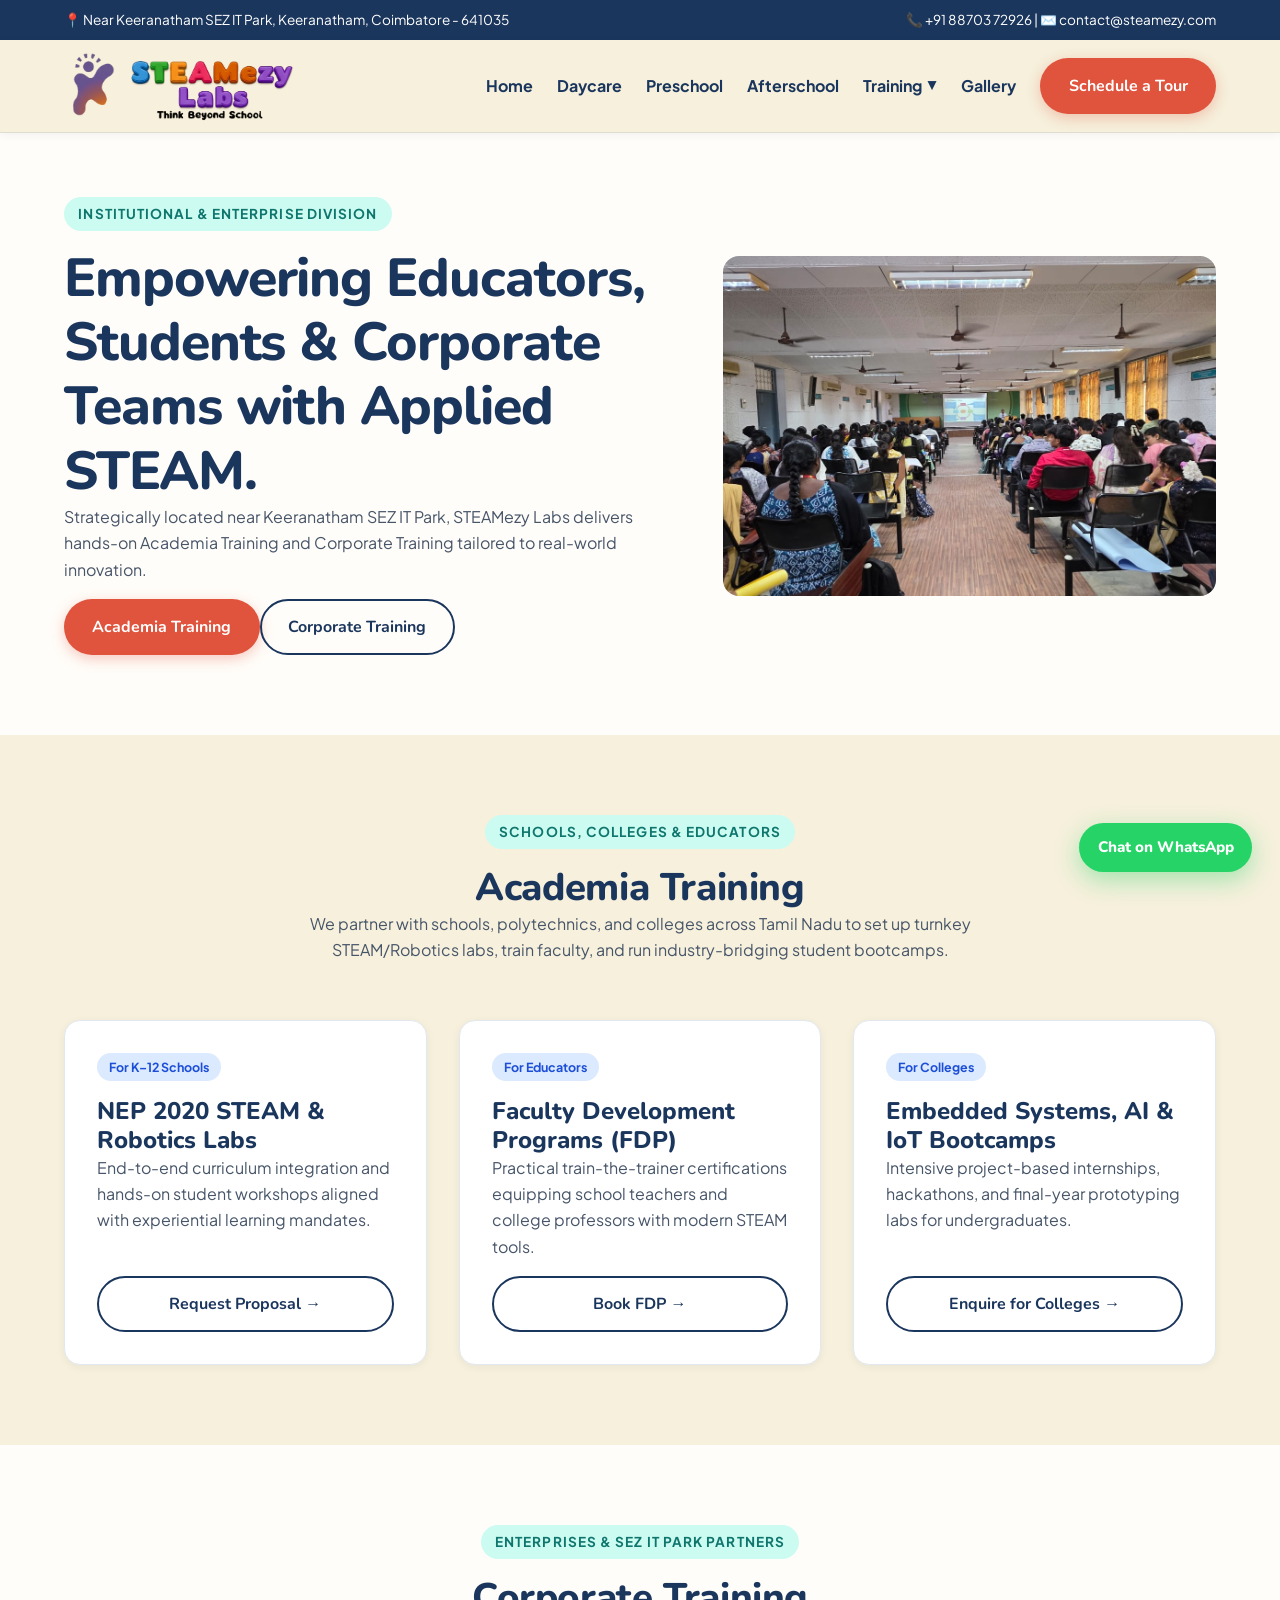
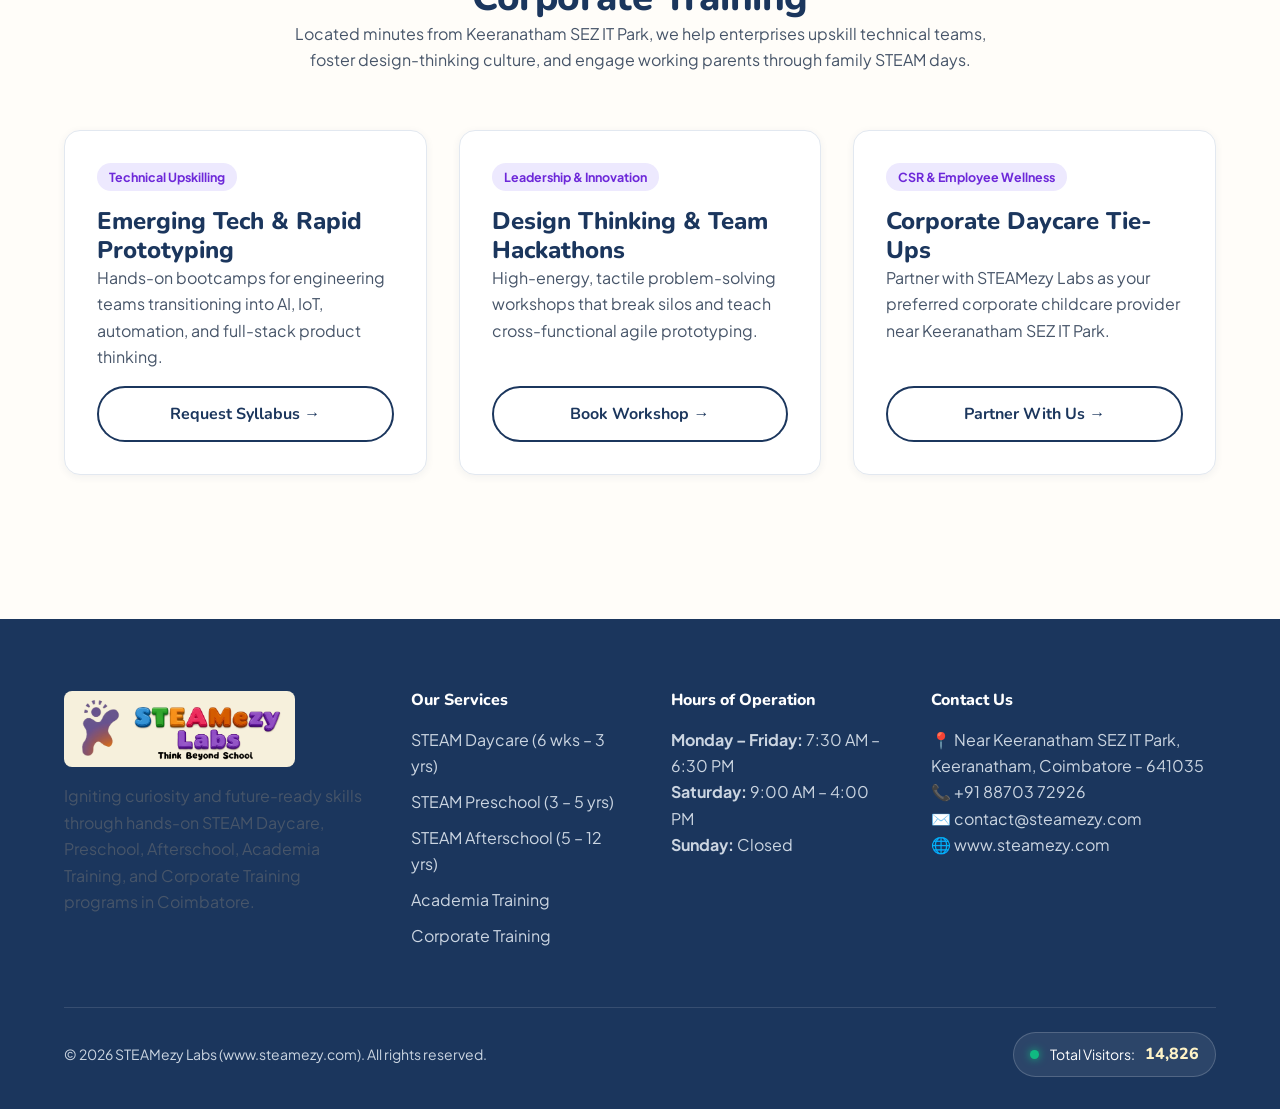
<file: training.html>
<!DOCTYPE html><html lang="en"><head><meta charset="UTF-8"><title>Academia & Corporate STEAM Training | STEAMezy Labs Coimbatore</title><link rel="stylesheet" href="assets/css/styles.css"></head><body>
  <div class="top-bar">
    <div class="container top-bar-inner">
      <span>📍 Near Keeranatham SEZ IT Park, Keeranatham, Coimbatore - 641035</span>
      <div><span>📞 +91 88703 72926</span> | <span>✉️ contact@steamezy.com</span></div>
    </div>
  </div>
  <header class="site-header">
    <div class="container nav-container">
      <a href="index.html" class="logo"><img src="assets/images/logo.png" alt="STEAMezy Labs" class="logo-img"></a>
      <button class="mobile-nav-toggle" aria-label="Toggle Menu">☰</button>
      <nav id="primary-navigation" class="nav-menu">
        <a href="index.html" class="nav-link">Home</a>
        <a href="daycare.html" class="nav-link">Daycare</a>
        <a href="preschool.html" class="nav-link">Preschool</a>
        <a href="afterschool.html" class="nav-link">Afterschool</a>
        <div class="nav-dropdown">
          <a href="training.html" class="nav-link">Training <span class="dropdown-caret">▼</span></a>
          <ul class="dropdown-menu">
            <li><a href="training.html#academia-training" class="dropdown-item">Academia Training<small>Schools & Colleges</small></a></li>
            <li><a href="training.html#corporate-training" class="dropdown-item">Corporate Training<small>Tech & Innovation</small></a></li>
          </ul>
        </div>
        <a href="index.html#gallery" class="nav-link">Gallery</a>
        <a href="contact.html" class="btn btn-primary">Schedule a Tour</a>
      </nav>
    </div>
  </header>

    <main id="main-content">
      <section class="hero"><div class="container hero-grid">
        <div class="hero-content"><span class="eyebrow">Institutional & Enterprise Division</span><h1>Empowering Educators, Students & Corporate Teams with Applied STEAM.</h1><p class="hero-lead">Strategically located near Keeranatham SEZ IT Park, STEAMezy Labs delivers hands-on Academia Training and Corporate Training tailored to real-world innovation.</p><div class="hero-actions"><a href="#academia-training" class="btn btn-primary">Academia Training</a><a href="#corporate-training" class="btn btn-secondary">Corporate Training</a></div></div>
        <div class="img-placeholder"><img src="assets/gallery/photo7.jpg" alt="Training Workshop" style="border-radius:16px; width:100%; height:340px; object-fit:cover;"></div>
      </div></section>
      <section id="academia-training" class="section section-sand"><div class="container">
        <div class="section-header"><span class="eyebrow">Schools, Colleges & Educators</span><h2>Academia Training</h2><p>We partner with schools, polytechnics, and colleges across Tamil Nadu to set up turnkey STEAM/Robotics labs, train faculty, and run industry-bridging student bootcamps.</p></div>
        <div class="grid-3">
          <article class="card"><span class="card-badge badge-training">For K–12 Schools</span><h3>NEP 2020 STEAM & Robotics Labs</h3><p>End-to-end curriculum integration and hands-on student workshops aligned with experiential learning mandates.</p><a href="contact.html?program=Academia-Training" class="btn btn-secondary" style="margin-top:auto;">Request Proposal →</a></article>
          <article class="card"><span class="card-badge badge-training">For Educators</span><h3>Faculty Development Programs (FDP)</h3><p>Practical train-the-trainer certifications equipping school teachers and college professors with modern STEAM tools.</p><a href="contact.html?program=Academia-Training" class="btn btn-secondary" style="margin-top:auto;">Book FDP →</a></article>
          <article class="card"><span class="card-badge badge-training">For Colleges</span><h3>Embedded Systems, AI & IoT Bootcamps</h3><p>Intensive project-based internships, hackathons, and final-year prototyping labs for undergraduates.</p><a href="contact.html?program=Academia-Training" class="btn btn-secondary" style="margin-top:auto;">Enquire for Colleges →</a></article>
        </div>
      </div></section>
      <section id="corporate-training" class="section"><div class="container">
        <div class="section-header"><span class="eyebrow">Enterprises & SEZ IT Park Partners</span><h2>Corporate Training</h2><p>Located minutes from Keeranatham SEZ IT Park, we help enterprises upskill technical teams, foster design-thinking culture, and engage working parents through family STEAM days.</p></div>
        <div class="grid-3">
          <article class="card"><span class="card-badge badge-afterschool">Technical Upskilling</span><h3>Emerging Tech & Rapid Prototyping</h3><p>Hands-on bootcamps for engineering teams transitioning into AI, IoT, automation, and full-stack product thinking.</p><a href="contact.html?program=Corporate-Training" class="btn btn-secondary" style="margin-top:auto;">Request Syllabus →</a></article>
          <article class="card"><span class="card-badge badge-afterschool">Leadership & Innovation</span><h3>Design Thinking & Team Hackathons</h3><p>High-energy, tactile problem-solving workshops that break silos and teach cross-functional agile prototyping.</p><a href="contact.html?program=Corporate-Training" class="btn btn-secondary" style="margin-top:auto;">Book Workshop →</a></article>
          <article class="card"><span class="card-badge badge-afterschool">CSR & Employee Wellness</span><h3>Corporate Daycare Tie-Ups</h3><p>Partner with STEAMezy Labs as your preferred corporate childcare provider near Keeranatham SEZ IT Park.</p><a href="contact.html?program=Corporate-Training" class="btn btn-secondary" style="margin-top:auto;">Partner With Us →</a></article>
        </div>
      </div></section>
    </main>
  <footer class="site-footer">
    <div class="container">
      <div class="footer-grid">
        <div>
          <a href="index.html"><img src="assets/images/logo.png" alt="STEAMezy Labs" class="footer-logo-img"></a>
          <p>Igniting curiosity and future-ready skills through hands-on STEAM Daycare, Preschool, Afterschool, Academia Training, and Corporate Training programs in Coimbatore.</p>
        </div>
        <div>
          <h4>Our Services</h4>
          <ul class="footer-links">
            <li><a href="daycare.html">STEAM Daycare (6 wks – 3 yrs)</a></li>
            <li><a href="preschool.html">STEAM Preschool (3 – 5 yrs)</a></li>
            <li><a href="afterschool.html">STEAM Afterschool (5 – 12 yrs)</a></li>
            <li><a href="training.html#academia-training">Academia Training</a></li>
            <li><a href="training.html#corporate-training">Corporate Training</a></li>
          </ul>
        </div>
        <div>
          <h4>Hours of Operation</h4>
          <ul>
            <li><strong>Monday – Friday:</strong> 7:30 AM – 6:30 PM</li>
            <li><strong>Saturday:</strong> 9:00 AM – 4:00 PM</li>
            <li><strong>Sunday:</strong> Closed</li>
          </ul>
        </div>
        <div>
          <h4>Contact Us</h4>
          <ul>
            <li>📍 Near Keeranatham SEZ IT Park, Keeranatham, Coimbatore - 641035</li>
            <li>📞 +91 88703 72926</li>
            <li>✉️ contact@steamezy.com</li>
            <li>🌐 www.steamezy.com</li>
          </ul>
        </div>
      </div>
      <div class="footer-bottom">
        <span>&copy; 2026 STEAMezy Labs (www.steamezy.com). All rights reserved.</span>
        <div class="visitor-counter-box" aria-live="polite">
          <span class="visitor-dot" aria-hidden="true"></span>
          <span>Total Visitors:</span>
          <span id="visitor-count" class="visitor-digits">14,821</span>
        </div>
      </div>
    </div>
  </footer>
  <a href="https://wa.me/918870372926" id="whatsapp-float-btn" class="whatsapp-float" target="_blank" rel="noopener noreferrer">Chat on WhatsApp</a>
  <script src="assets/js/main.js"></script>
</body>
</html>
</file>
<file: assets/css/styles.css>
@import url('https://fonts.googleapis.com/css2?family=Nunito:wght@600;700;800&family=Plus+Jakarta+Sans:wght@400;500;600;700&display=swap');

:root {
  --bg-cream: #FFFDF9;
  --bg-sand: #F6F0DC;
  --bg-white: #FFFFFF;
  --primary-navy: #1B365D;
  --primary-teal: #0F766E;
  --primary-teal-light: #CCFBF1;
  --accent-coral: #E0533C;
  --accent-coral-hover: #C8412B;
  --accent-amber: #F59E0B;
  --accent-amber-light: #FEF3C7;
  --accent-purple: #6D28D9;
  --accent-purple-light: #EDE9FE;
  --accent-blue: #1D4ED8;
  --accent-blue-light: #DBEAFE;
  --text-dark: #1E293B;
  --text-muted: #475569;
  --border-light: #E2E8F0;
  --font-heading: 'Nunito', sans-serif;
  --font-body: 'Plus Jakarta Sans', sans-serif;
  --container-max: 1200px;
  --radius-sm: 8px;
  --radius-md: 16px;
  --radius-lg: 24px;
  --radius-pill: 9999px;
  --shadow-sm: 0 2px 8px rgba(27, 54, 93, 0.06);
  --shadow-md: 0 8px 24px rgba(27, 54, 93, 0.09);
  --shadow-lg: 0 16px 36px rgba(27, 54, 93, 0.12);
  --transition: 0.25s cubic-bezier(0.4, 0, 0.2, 1);
}

*, *::before, *::after { box-sizing: border-box; margin: 0; padding: 0; }
html { scroll-behavior: smooth; font-size: 16px; scroll-padding-top: 100px; }
body { font-family: var(--font-body); color: var(--text-dark); background-color: var(--bg-cream); line-height: 1.65; }
img, svg { max-width: 100%; display: block; }
a { color: var(--primary-navy); text-decoration: none; transition: color var(--transition); }
ul { list-style: none; }
:focus-visible { outline: 3px solid var(--accent-amber); outline-offset: 3px; }

.skip-link { position: absolute; top: -100px; left: 1rem; background: var(--primary-navy); color: var(--bg-white); padding: 0.75rem 1.25rem; border-radius: var(--radius-sm); z-index: 9999; font-weight: 600; }
.skip-link:focus { top: 1rem; }

h1, h2, h3, h4 { font-family: var(--font-heading); color: var(--primary-navy); line-height: 1.2; font-weight: 800; }
h1 { font-size: clamp(2.15rem, 4.2vw, 3.35rem); letter-spacing: -0.02em; }
h2 { font-size: clamp(1.7rem, 3.2vw, 2.4rem); letter-spacing: -0.01em; }
h3 { font-size: clamp(1.25rem, 2vw, 1.5rem); }
p { margin-bottom: 1rem; color: var(--text-muted); }

.container { width: 100%; max-width: var(--container-max); margin: 0 auto; padding: 0 1.5rem; }
.section { padding: 5rem 0; }
.section-sand { background-color: var(--bg-sand); }
.section-header { text-align: center; max-width: 720px; margin: 0 auto 3.5rem; }
.eyebrow { display: inline-block; font-size: 0.85rem; font-weight: 700; text-transform: uppercase; letter-spacing: 0.08em; color: var(--primary-teal); background: var(--primary-teal-light); padding: 0.35rem 0.9rem; border-radius: var(--radius-pill); margin-bottom: 1rem; }

.btn { display: inline-flex; align-items: center; justify-content: center; gap: 0.5rem; font-family: var(--font-heading); font-weight: 700; font-size: 1rem; padding: 0.8rem 1.65rem; border-radius: var(--radius-pill); border: 2px solid transparent; cursor: pointer; transition: all var(--transition); text-align: center; }
.btn-primary { background-color: var(--accent-coral); color: var(--bg-white); box-shadow: 0 4px 14px rgba(224, 83, 60, 0.3); }
.btn-primary:hover { background-color: var(--accent-coral-hover); transform: translateY(-2px); }
.btn-secondary { background-color: transparent; color: var(--primary-navy); border-color: var(--primary-navy); }
.btn-secondary:hover { background-color: var(--primary-navy); color: var(--bg-white); }

.top-bar { background-color: var(--primary-navy); color: var(--bg-white); font-size: 0.85rem; padding: 0.55rem 0; }
.top-bar-inner { display: flex; justify-content: space-between; align-items: center; flex-wrap: wrap; gap: 0.75rem; }
.top-bar a { color: var(--accent-amber-light); font-weight: 600; }

.site-header { position: sticky; top: 0; z-index: 1000; background-color: #F6F0DC; border-bottom: 1px solid rgba(27, 54, 93, 0.1); box-shadow: var(--shadow-sm); }
.nav-container { display: flex; align-items: center; justify-content: space-between; height: 92px; }
.logo-img { height: 72px; width: auto; max-width: 260px; object-fit: contain; }
.footer-logo-img { height: 76px; width: auto; max-width: 260px; object-fit: contain; background-color: #F6F0DC; padding: 0.35rem 0.65rem; margin-bottom: 1rem; border-radius: var(--radius-sm); }

.nav-menu { display: flex; align-items: center; gap: 1.5rem; }
.nav-link { font-weight: 700; color: var(--primary-navy); padding: 0.5rem 0; position: relative; display: inline-flex; align-items: center; gap: 0.35rem; }
.nav-link:hover, .nav-link[aria-current="page"] { color: var(--accent-coral); }

.nav-dropdown { position: relative; }
.dropdown-caret { font-size: 0.75rem; transition: transform var(--transition); }
.nav-dropdown:hover .dropdown-caret { transform: rotate(180deg); }
.dropdown-menu { position: absolute; top: calc(100% + 4px); left: 0; min-width: 235px; background: var(--bg-white); border: 1px solid var(--border-light); border-radius: var(--radius-md); box-shadow: var(--shadow-md); padding: 0.5rem; opacity: 0; visibility: hidden; transition: all var(--transition); z-index: 1100; }
.nav-dropdown:hover .dropdown-menu { opacity: 1; visibility: visible; }
.dropdown-item { display: block; padding: 0.65rem 1rem; border-radius: var(--radius-sm); font-weight: 600; font-size: 0.95rem; color: var(--text-dark); }
.dropdown-item:hover { background-color: var(--primary-teal-light); color: var(--primary-teal); }
.dropdown-item small { display: block; font-size: 0.78rem; font-weight: 500; color: var(--text-muted); }

.mobile-nav-toggle { display: none; background: none; border: 2px solid var(--primary-navy); border-radius: var(--radius-sm); padding: 0.5rem; cursor: pointer; color: var(--primary-navy); }

.hero { padding: 4rem 0 5rem; }
.hero-grid { display: grid; grid-template-columns: 1.1fr 0.9fr; gap: 3.5rem; align-items: center; }
.trust-badges { display: grid; grid-template-columns: repeat(3, 1fr); gap: 1rem; padding-top: 1.5rem; border-top: 1px solid var(--border-light); }
.trust-item strong { display: block; font-family: var(--font-heading); font-size: 1.2rem; color: var(--primary-navy); }
.trust-item span { font-size: 0.85rem; color: var(--text-muted); }

/* Gallery */
.gallery-wrapper { max-width: 1020px; margin: 0 auto; background: var(--bg-white); border-radius: var(--radius-lg); padding: 1.5rem; box-shadow: var(--shadow-lg); border: 1px solid var(--border-light); }
.gallery-main-stage { position: relative; width: 100%; height: clamp(300px, 52vw, 520px); border-radius: var(--radius-md); overflow: hidden; background-color: #0F172A; margin-bottom: 1.25rem; }
.gallery-main-img { width: 100%; height: 100%; object-fit: cover; transition: opacity 0.35s ease; }
.gallery-caption-bar { position: absolute; bottom: 0; left: 0; right: 0; background: linear-gradient(to top, rgba(15, 23, 42, 0.9), rgba(15, 23, 42, 0)); color: var(--bg-white); padding: 2rem 1.5rem 1.15rem; display: flex; justify-content: space-between; align-items: flex-end; }
.gallery-caption-bar h3 { color: var(--bg-white); font-size: 1.2rem; margin-bottom: 0.15rem; }
.gallery-caption-bar p { color: #E2E8F0; font-size: 0.9rem; margin: 0; }
.gallery-counter { background: rgba(255, 255, 255, 0.2); padding: 0.3rem 0.85rem; border-radius: var(--radius-pill); font-weight: 700; font-size: 0.85rem; }
.gallery-nav-btn { position: absolute; top: 50%; transform: translateY(-50%); width: 46px; height: 46px; border-radius: 50%; background: rgba(255, 255, 255, 0.9); color: var(--primary-navy); border: none; cursor: pointer; display: grid; place-items: center; font-size: 1.2rem; font-weight: 800; z-index: 5; }
.gallery-prev { left: 1rem; }
.gallery-next { right: 1rem; }
.gallery-roller-container { overflow: hidden; padding: 0.35rem 0; }
.gallery-roller-track { display: flex; gap: 0.85rem; overflow-x: auto; scroll-behavior: smooth; }
.gallery-thumb-btn { flex: 0 0 135px; height: 86px; border-radius: var(--radius-sm); overflow: hidden; border: 3px solid transparent; padding: 0; cursor: pointer; background: #E2E8F0; opacity: 0.65; transition: all var(--transition); }
.gallery-thumb-btn.is-active { border-color: var(--accent-coral); opacity: 1; }
.gallery-thumb-btn img { width: 100%; height: 100%; object-fit: cover; }

.grid-4 { display: grid; grid-template-columns: repeat(auto-fit, minmax(260px, 1fr)); gap: 1.5rem; }
.grid-3 { display: grid; grid-template-columns: repeat(auto-fit, minmax(310px, 1fr)); gap: 2rem; }
.grid-2 { display: grid; grid-template-columns: repeat(auto-fit, minmax(360px, 1fr)); gap: 2.5rem; }
.card { background: var(--bg-white); border-radius: var(--radius-md); padding: 2rem; border: 1px solid var(--border-light); box-shadow: var(--shadow-sm); display: flex; flex-direction: column; }
.card-badge { align-self: flex-start; font-size: 0.78rem; font-weight: 700; padding: 0.25rem 0.75rem; border-radius: var(--radius-pill); margin-bottom: 1rem; }
.badge-daycare { background: var(--accent-amber-light); color: #92400E; }
.badge-preschool { background: var(--primary-teal-light); color: var(--primary-teal); }
.badge-afterschool { background: var(--accent-purple-light); color: var(--accent-purple); }
.badge-training { background: var(--accent-blue-light); color: var(--accent-blue); }
.card-list { margin: 1rem 0 1.75rem; flex-grow: 1; }
.card-list li { display: flex; align-items: flex-start; gap: 0.6rem; margin-bottom: 0.6rem; font-size: 0.94rem; }
.card-list li::before { content: "✓"; color: var(--primary-teal); font-weight: 800; }

.steam-pillars { display: grid; grid-template-columns: repeat(auto-fit, minmax(200px, 1fr)); gap: 1.25rem; }
.pillar-card { background: var(--bg-white); padding: 1.75rem 1.5rem; border-radius: var(--radius-md); border-top: 5px solid var(--primary-navy); box-shadow: var(--shadow-sm); }
.pillar-s { border-top-color: var(--primary-teal); }
.pillar-t { border-top-color: #2563EB; }
.pillar-e { border-top-color: var(--accent-coral); }
.pillar-a { border-top-color: var(--accent-amber); }
.pillar-m { border-top-color: var(--accent-purple); }
.pillar-letter { display: inline-flex; width: 44px; height: 44px; border-radius: 10px; align-items: center; justify-content: center; font-family: var(--font-heading); font-weight: 800; font-size: 1.4rem; color: var(--bg-white); margin-bottom: 1rem; }
.pillar-s .pillar-letter { background: var(--primary-teal); }
.pillar-t .pillar-letter { background: #2563EB; }
.pillar-e .pillar-letter { background: var(--accent-coral); }
.pillar-a .pillar-letter { background: var(--accent-amber); color: var(--primary-navy); }
.pillar-m .pillar-letter { background: var(--accent-purple); }

.timeline { max-width: 820px; margin: 0 auto; display: grid; gap: 1rem; }
.timeline-item { background: var(--bg-white); border: 1px solid var(--border-light); border-radius: var(--radius-md); padding: 1.25rem 1.75rem; display: grid; grid-template-columns: 150px 1fr; gap: 1.5rem; align-items: center; }
.timeline-time { font-family: var(--font-heading); font-weight: 800; color: var(--primary-teal); font-size: 1rem; }

.form-card { background: var(--bg-white); padding: 2.5rem; border-radius: var(--radius-lg); box-shadow: var(--shadow-md); border: 1px solid var(--border-light); }
.form-row { display: grid; grid-template-columns: 1fr 1fr; gap: 1.25rem; }
.form-group { margin-bottom: 1.25rem; }
.form-group.full-width { grid-column: 1 / -1; }
.form-label { display: block; font-weight: 600; font-size: 0.925rem; color: var(--primary-navy); margin-bottom: 0.4rem; }
.form-control { width: 100%; padding: 0.8rem 1rem; border: 1.5px solid var(--border-light); border-radius: var(--radius-sm); font-family: var(--font-body); font-size: 1rem; color: var(--text-dark); background-color: var(--bg-cream); }
.form-control:focus { border-color: var(--primary-teal); background-color: var(--bg-white); outline: none; }

.cta-banner { background: var(--primary-navy); color: var(--bg-white); border-radius: var(--radius-lg); padding: 3.5rem 2.5rem; text-align: center; }
.cta-banner h2, .cta-banner p { color: var(--bg-white); }
.cta-banner p { opacity: 0.9; max-width: 600px; margin: 0.75rem auto 2rem; }

.site-footer { background-color: var(--primary-navy); color: #CBD5E1; padding: 4.5rem 0 2rem; margin-top: 4rem; }
.footer-grid { display: grid; grid-template-columns: 1.4fr 1fr 1fr 1.3fr; gap: 2.5rem; margin-bottom: 3rem; }
.site-footer h3, .site-footer h4 { color: var(--bg-white); margin-bottom: 1rem; }
.footer-links li { margin-bottom: 0.6rem; }
.footer-links a { color: #CBD5E1; }
.footer-links a:hover { color: var(--accent-amber-light); }
.social-links { display: flex; flex-wrap: wrap; gap: 0.65rem; margin-top: 1.25rem; }
.social-btn { width: 40px; height: 40px; border-radius: 50%; background: rgba(255, 255, 255, 0.1); color: var(--bg-white); display: inline-flex; align-items: center; justify-content: center; border: 1px solid rgba(255, 255, 255, 0.15); transition: all var(--transition); }
.social-btn:hover { background: var(--accent-coral); transform: translateY(-2px); }
.social-btn svg { width: 18px; height: 18px; fill: currentColor; }

.visitor-counter-box { display: inline-flex; align-items: center; gap: 0.65rem; background: rgba(255, 255, 255, 0.08); border: 1px solid rgba(255, 255, 255, 0.18); padding: 0.5rem 1rem; border-radius: var(--radius-pill); color: var(--bg-white); font-size: 0.875rem; }
.visitor-dot { width: 9px; height: 9px; border-radius: 50%; background-color: #10B981; box-shadow: 0 0 8px #10B981; }
.visitor-digits { font-family: var(--font-heading); font-weight: 800; font-size: 1rem; color: var(--accent-amber-light); }
.footer-bottom { border-top: 1px solid rgba(255, 255, 255, 0.12); padding-top: 1.5rem; display: flex; justify-content: space-between; align-items: center; flex-wrap: wrap; gap: 1rem; font-size: 0.875rem; }

.whatsapp-float { position: fixed; bottom: 1.75rem; right: 1.75rem; z-index: 9990; display: inline-flex; align-items: center; gap: 0.65rem; background-color: #25D366; color: #FFFFFF; padding: 0.75rem 1.15rem; border-radius: var(--radius-pill); box-shadow: 0 8px 24px rgba(37, 211, 102, 0.4); font-family: var(--font-heading); font-weight: 800; font-size: 0.95rem; text-decoration: none; transition: all var(--transition); }
.whatsapp-float:hover { background-color: #1EBE5D; transform: translateY(-3px) scale(1.02); }
.whatsapp-float svg { width: 26px; height: 26px; fill: currentColor; }

@media (max-width: 980px) {
  .hero-grid, .footer-grid { grid-template-columns: 1fr; }
  .mobile-nav-toggle { display: block; }
  .nav-menu { position: absolute; top: 92px; left: 0; right: 0; background: var(--bg-white); flex-direction: column; align-items: flex-start; padding: 1.5rem; gap: 1rem; border-bottom: 2px solid var(--border-light); display: none; box-shadow: var(--shadow-md); }
  .nav-menu.is-open { display: flex; }
}
</file>
